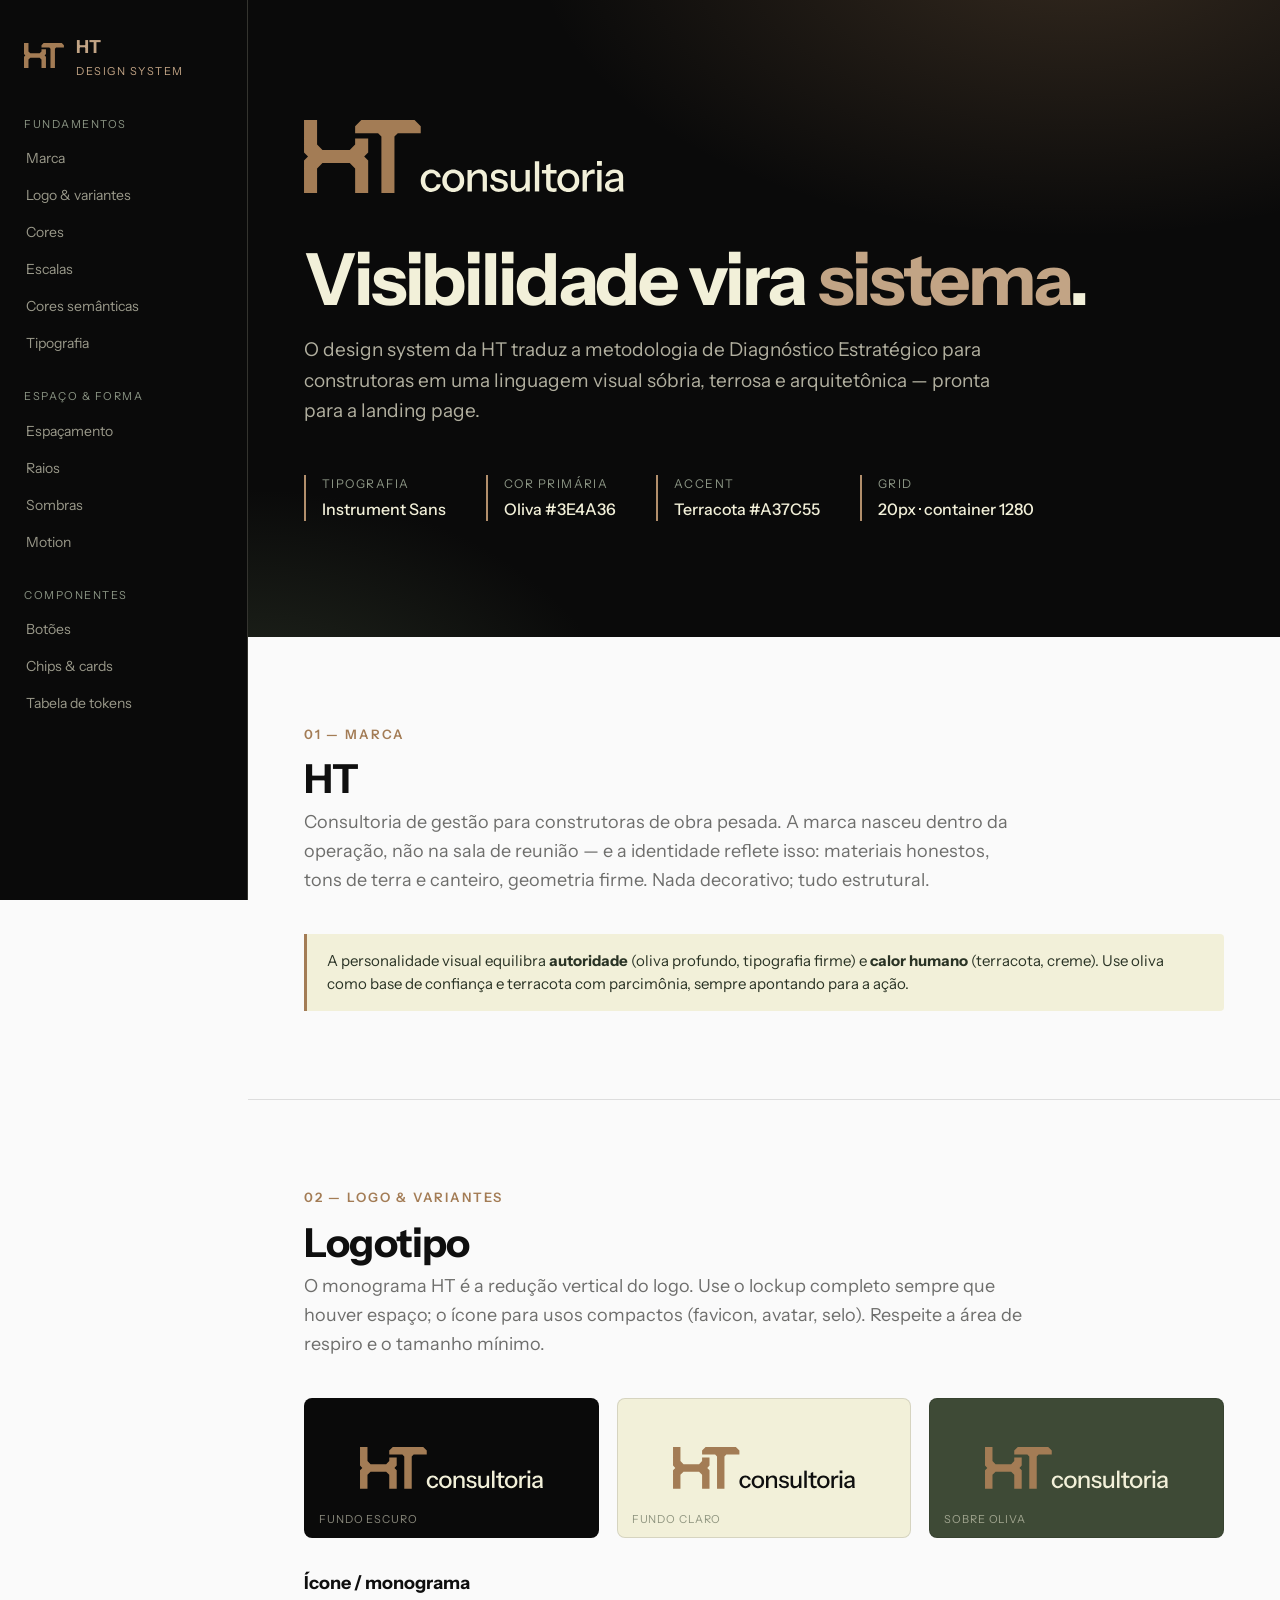
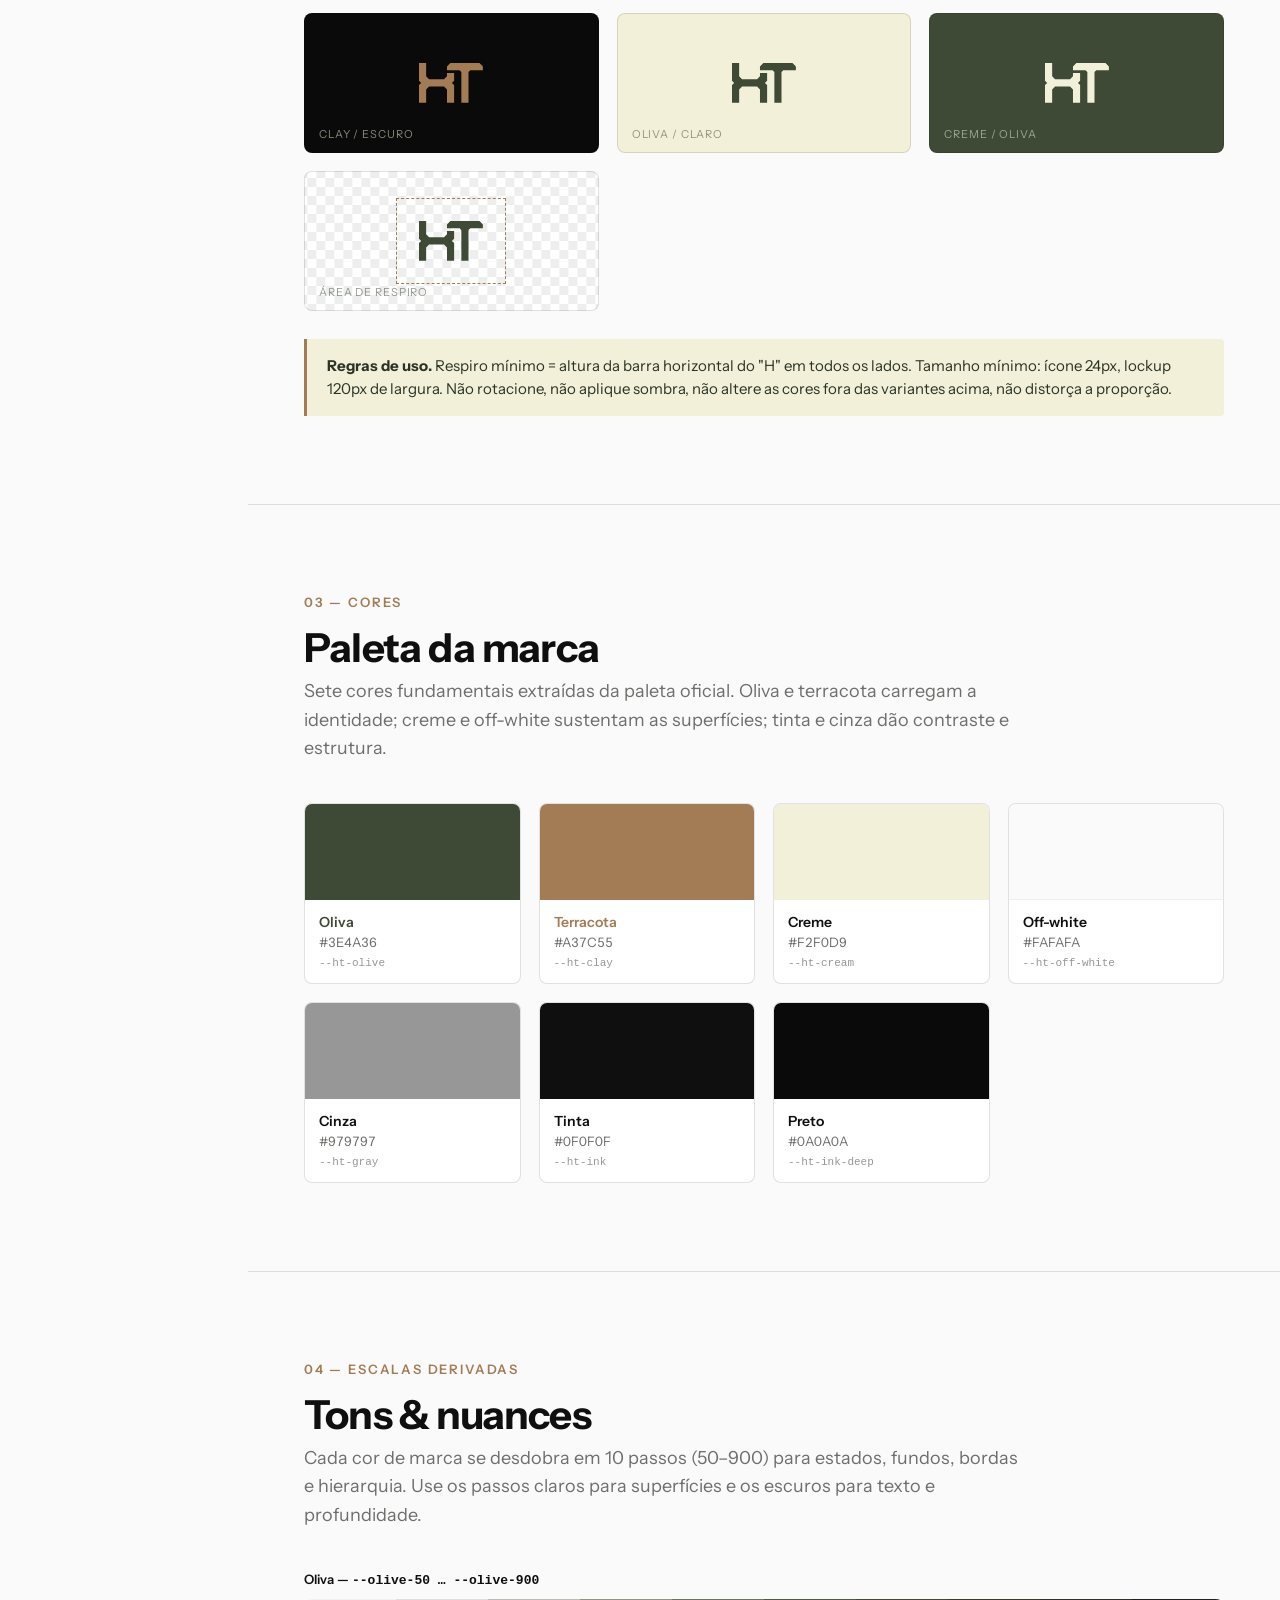
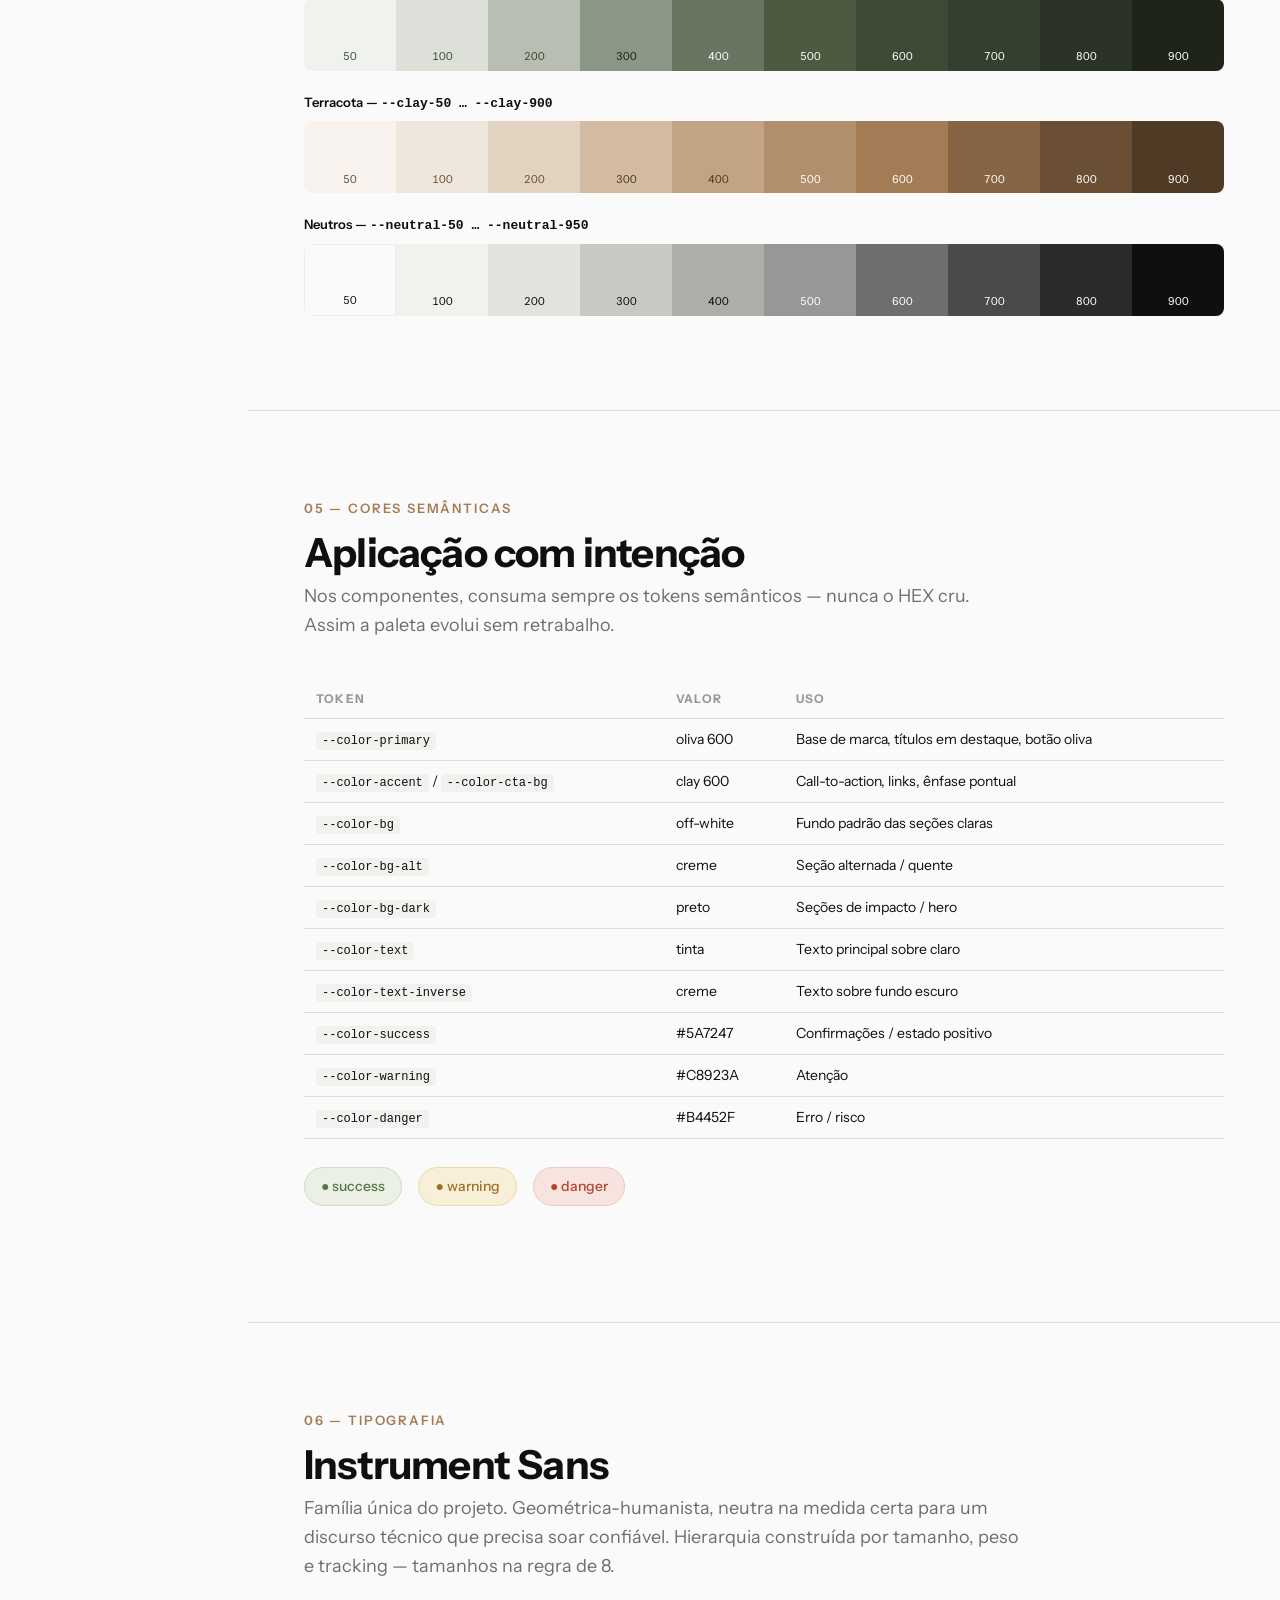
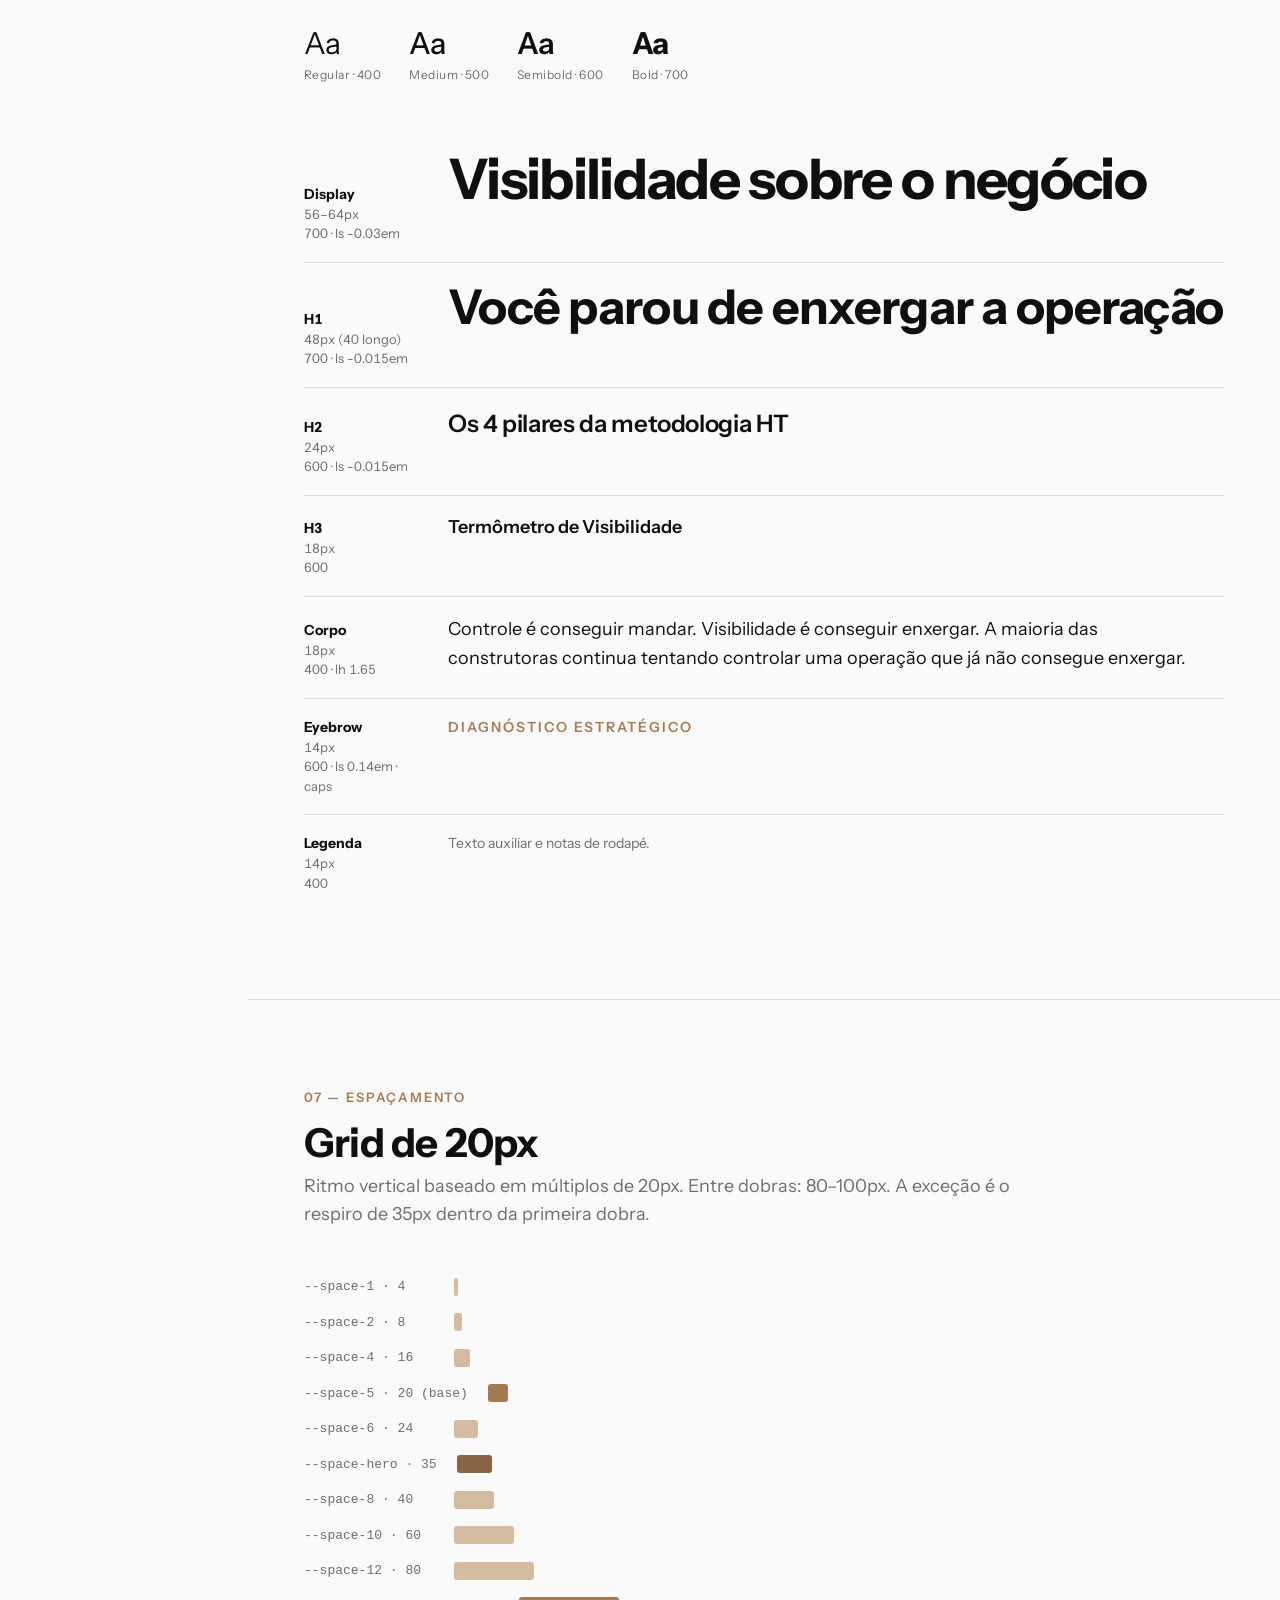
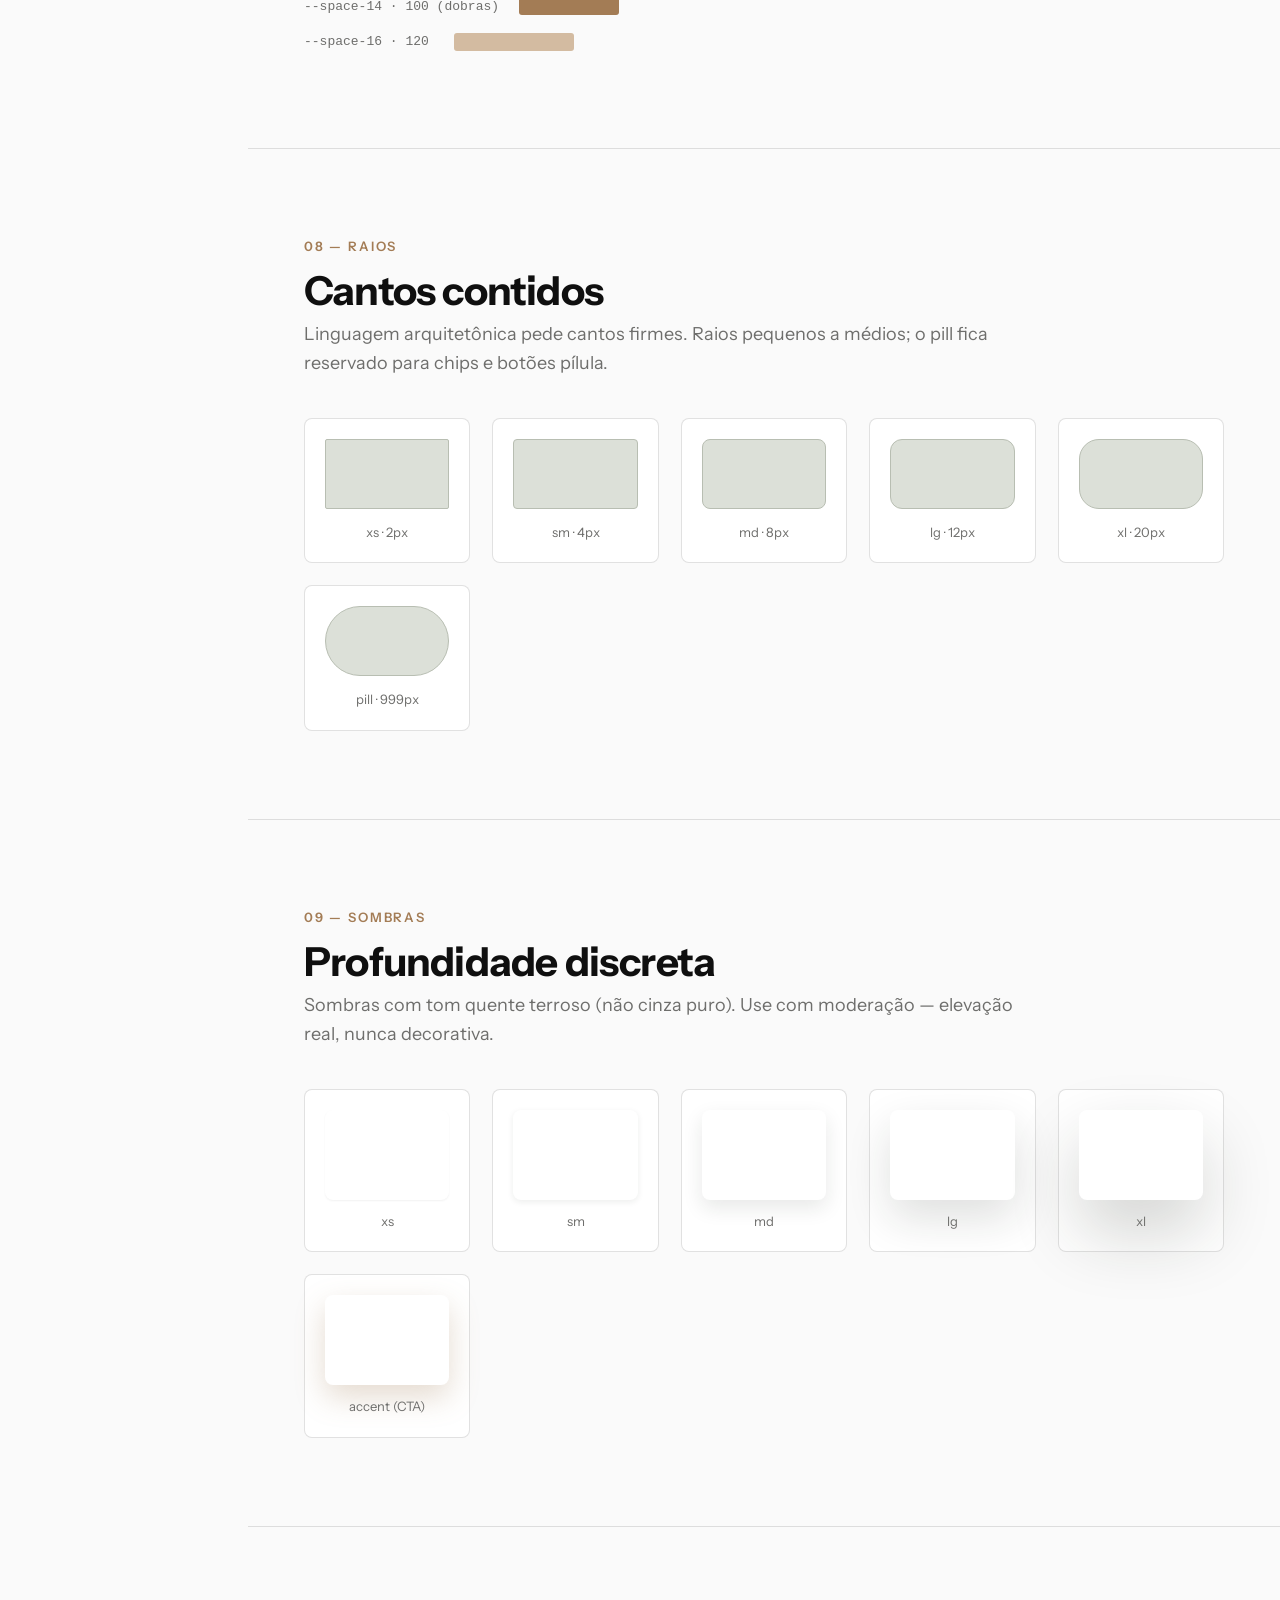
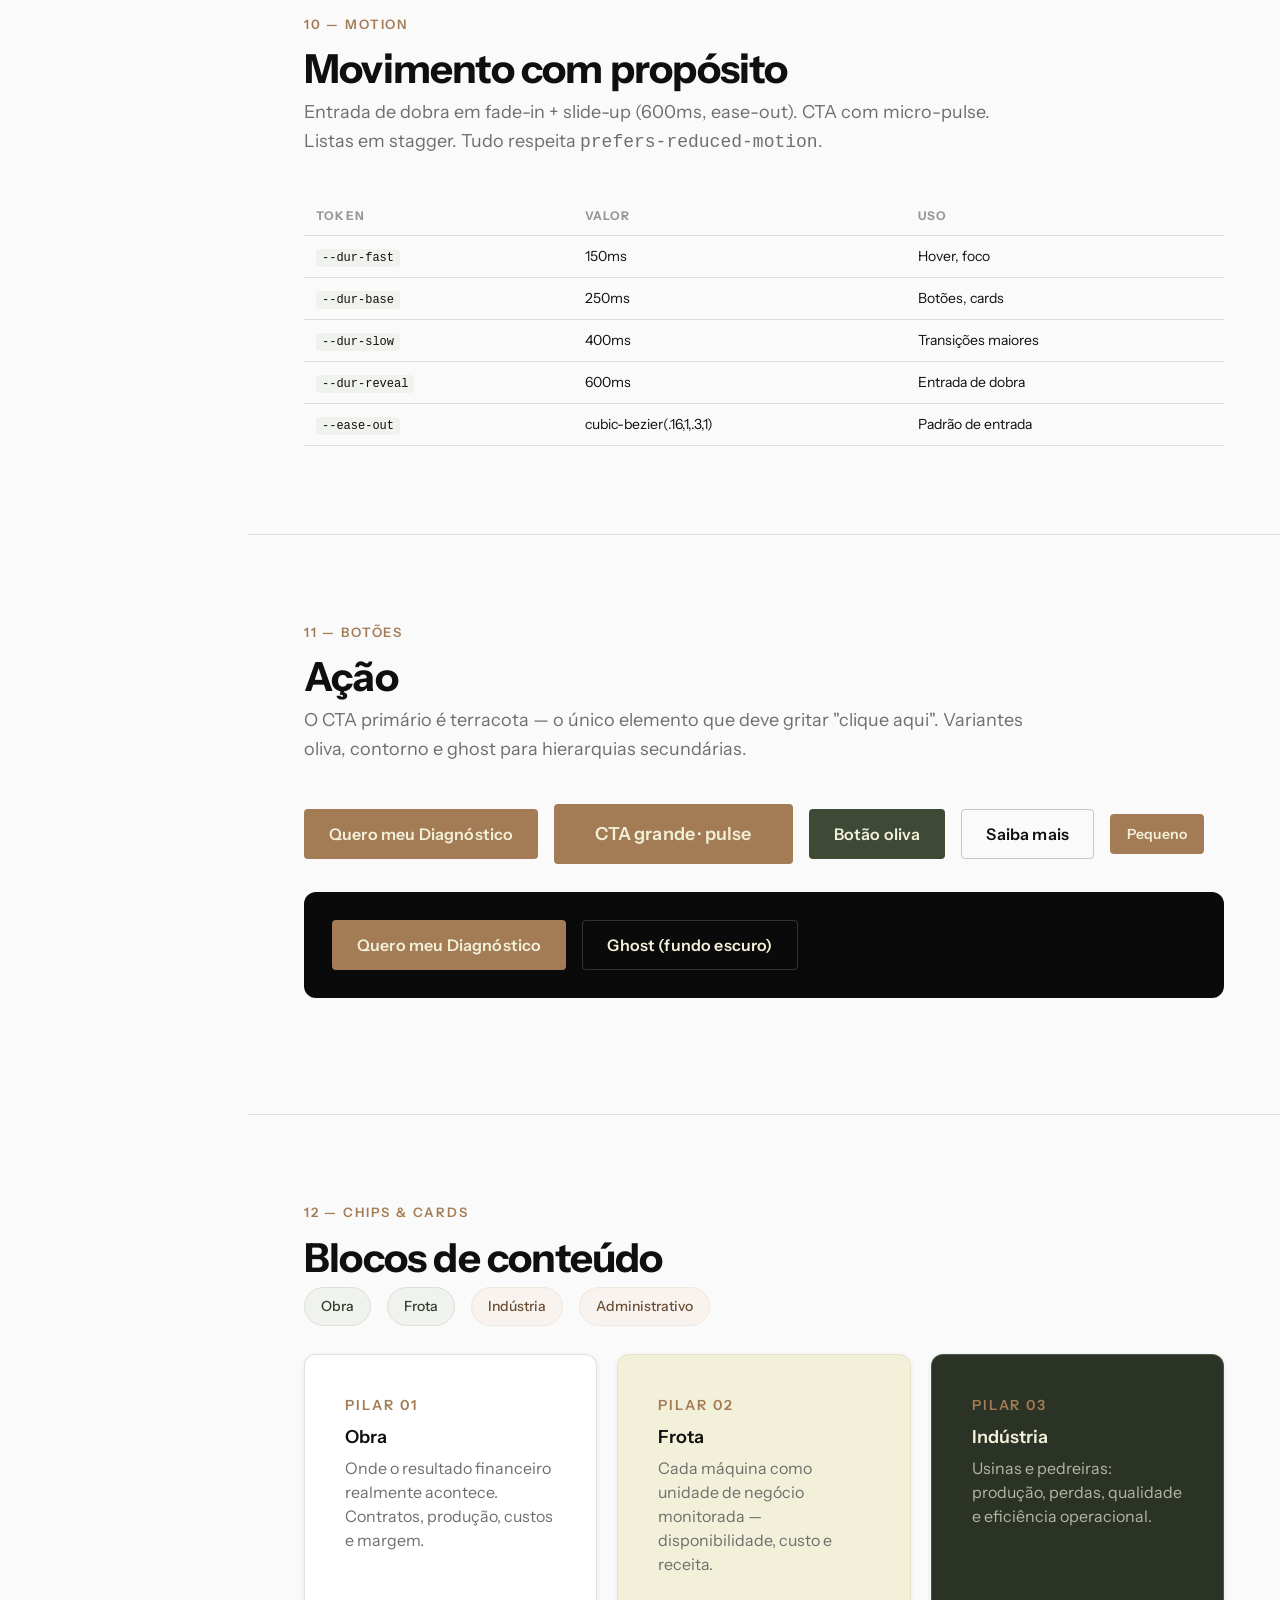
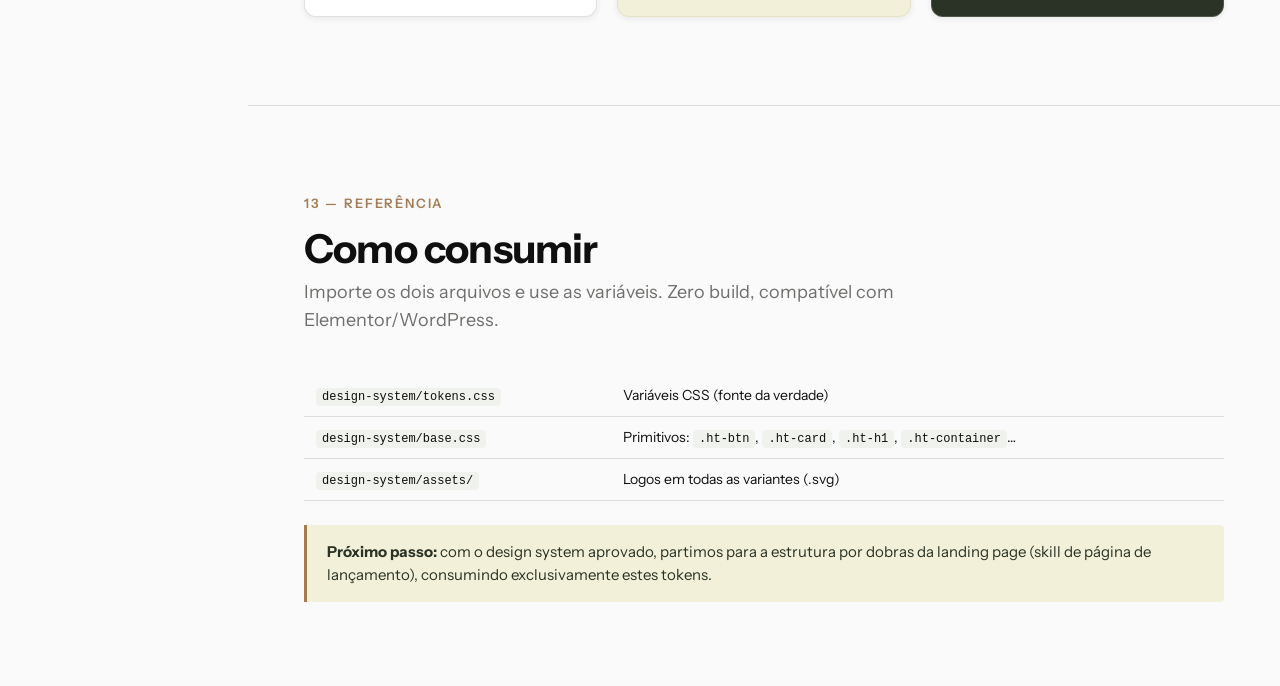
<file: design-system/styleguide.html>
<!DOCTYPE html>
<html lang="pt-BR">
<head>
<meta charset="UTF-8">
<meta name="viewport" content="width=device-width, initial-scale=1.0">
<title>HT · Design System</title>
<link rel="preconnect" href="https://fonts.googleapis.com">
<link rel="preconnect" href="https://fonts.gstatic.com" crossorigin>
<link href="https://fonts.googleapis.com/css2?family=Instrument+Sans:ital,wght@0,400;0,500;0,600;0,700;1,400;1,500&display=swap" rel="stylesheet">
<link rel="stylesheet" href="tokens.css">
<link rel="stylesheet" href="base.css">
<style>
  /* ---- Página do style guide (escopo local, não faz parte do DS) ---- */
  * { box-sizing: border-box; }
  html { scroll-behavior: smooth; }
  body {
    margin: 0;
    font-family: var(--font-sans);
    background: var(--color-bg);
    color: var(--color-text);
    line-height: var(--lh-normal);
    -webkit-font-smoothing: antialiased;
  }
  a { color: inherit; }

  /* Layout shell com sidebar */
  .shell { display: grid; grid-template-columns: 248px 1fr; min-height: 100vh; }
  .nav {
    position: sticky; top: 0; align-self: start; height: 100vh;
    background: var(--neutral-950); color: var(--cream-base);
    padding: 32px 24px; overflow-y: auto;
    border-right: 1px solid var(--color-border-inverse);
  }
  .nav__brand { display: flex; align-items: center; gap: 12px; margin-bottom: 36px; }
  .nav__brand svg { width: 40px; height: auto; }
  .nav__brand b { font-weight: 700; letter-spacing: -0.02em; font-size: 18px; }
  .nav__brand span { display:block; font-size: 11px; letter-spacing: .14em; text-transform: uppercase; color: var(--clay-400); margin-top:2px;}
  .nav a {
    display: block; text-decoration: none; color: rgba(242,240,217,.62);
    font-size: 14px; padding: 8px 0; transition: color .2s var(--ease-out), padding-left .2s var(--ease-out);
    border-left: 2px solid transparent; padding-left: 12px; margin-left: -12px;
  }
  .nav a:hover { color: var(--cream-base); padding-left: 18px; border-left-color: var(--clay-500); }
  .nav__group { font-size: 11px; text-transform: uppercase; letter-spacing: .14em; color: var(--olive-300); margin: 26px 0 8px; }

  main { padding: 0; }
  .wrap { max-width: 1080px; margin: 0 auto; padding: 0 56px; }
  section { padding: 88px 0; border-bottom: 1px solid var(--color-border); }
  section:last-child { border-bottom: 0; }

  .kicker { font-size: 13px; letter-spacing: .14em; text-transform: uppercase; color: var(--clay-600); font-weight: 600; margin: 0 0 14px; }
  h2.title { font-size: 40px; font-weight: 700; letter-spacing: -0.02em; margin: 0 0 8px; line-height: 1.05; }
  .lead { font-size: 18px; color: var(--color-text-muted); max-width: 60ch; margin: 0 0 40px; line-height: 1.6; }

  /* HERO */
  .hero {
    background: var(--neutral-950);
    color: var(--cream-base);
    padding: 120px 56px 100px;
    position: relative; overflow: hidden;
  }
  .hero::before {
    content:""; position:absolute; inset:0;
    background:
      radial-gradient(900px 500px at 80% -10%, rgba(163,124,85,.28), transparent 60%),
      radial-gradient(700px 500px at 0% 120%, rgba(62,74,54,.55), transparent 55%);
    pointer-events:none;
  }
  .hero__inner { max-width: 1080px; margin: 0 auto; position: relative; }
  .hero__logo { width: 320px; max-width: 70%; height: auto; margin-bottom: 44px; }
  .hero h1 { font-size: clamp(40px, 6vw, 72px); font-weight: 700; letter-spacing: -0.03em; line-height: 1.0; margin: 0 0 20px; }
  .hero h1 em { font-style: normal; font-weight: 700; color: var(--clay-400); }
  .hero p { font-size: 19px; max-width: 56ch; color: rgba(242,240,217,.72); line-height: 1.6; margin: 0; }
  .hero__meta { display: flex; gap: 40px; margin-top: 48px; flex-wrap: wrap; }
  .hero__meta div { border-left: 2px solid var(--clay-500); padding-left: 16px; }
  .hero__meta dt { font-size: 12px; letter-spacing:.12em; text-transform: uppercase; color: var(--olive-300); margin-bottom:4px;}
  .hero__meta dd { margin: 0; font-size: 16px; font-weight: 500; }

  /* COLOR */
  .swatch-grid { display: grid; grid-template-columns: repeat(auto-fill, minmax(190px,1fr)); gap: 18px; }
  .swatch { border-radius: var(--radius-md); overflow: hidden; border: 1px solid var(--color-border); background: var(--color-surface); }
  .swatch__chip { height: 96px; }
  .swatch__body { padding: 12px 14px; }
  .swatch__name { font-weight: 600; font-size: 14px; }
  .swatch__hex { font-size: 13px; color: var(--color-text-muted); font-variant-numeric: tabular-nums; text-transform: uppercase; }
  .swatch__var { font-size: 11px; color: var(--color-text-subtle); margin-top: 2px; font-family: ui-monospace, monospace; }

  .scale-row { display: grid; grid-template-columns: repeat(10, 1fr); border-radius: var(--radius-md); overflow: hidden; margin-bottom: 6px; }
  .scale-cell { height: 72px; display: flex; align-items: flex-end; justify-content: center; padding-bottom: 6px; font-size: 11px; font-variant-numeric: tabular-nums; }
  .scale-label { font-size: 13px; font-weight: 600; margin: 22px 0 8px; }

  /* TYPE */
  .type-row { display: grid; grid-template-columns: 120px 1fr; gap: 24px; align-items: baseline; padding: 18px 0; border-top: 1px solid var(--color-border); }
  .type-row:first-of-type { border-top: 0; }
  .type-spec { font-size: 13px; color: var(--color-text-muted); font-variant-numeric: tabular-nums; }
  .type-spec b { display:block; color: var(--color-text); font-size: 14px; }
  .weights { display:flex; gap: 28px; flex-wrap: wrap; margin-top: 12px;}
  .weights div { font-size: 30px; letter-spacing: -0.01em; }
  .weights small { display:block; font-size: 12px; color: var(--color-text-muted); font-weight: 400; letter-spacing: .04em; }

  /* SPACING */
  .space-row { display:flex; align-items:center; gap: 20px; padding: 8px 0; }
  .space-bar { background: var(--clay-300); height: 18px; border-radius: 3px; }
  .space-row code { font-size: 13px; color: var(--color-text-muted); min-width: 130px; font-family: ui-monospace, monospace; }

  /* RADII / SHADOW */
  .tile-grid { display:grid; grid-template-columns: repeat(auto-fill, minmax(150px,1fr)); gap: 22px; }
  .tile { background: var(--color-surface); border:1px solid var(--color-border); padding: 20px; border-radius: var(--radius-md); text-align:center; font-size: 13px; color: var(--color-text-muted);}
  .tile .box { height: 70px; background: var(--olive-100); border:1px solid var(--olive-200); margin-bottom: 14px; }
  .shadow-tile { background: var(--color-surface); height: 90px; border-radius: var(--radius-md); margin-bottom: 12px; }

  /* COMPONENTS */
  .demo { display:flex; gap: 16px; flex-wrap: wrap; align-items: center; margin-bottom: 28px; }
  .demo-dark { background: var(--neutral-950); padding: 28px; border-radius: var(--radius-lg); }
  .card-grid { display:grid; grid-template-columns: repeat(auto-fill, minmax(240px,1fr)); gap: 20px; }
  .logo-board { display:grid; grid-template-columns: repeat(auto-fill, minmax(240px,1fr)); gap: 18px; }
  .logo-cell { border-radius: var(--radius-md); padding: 32px; display:flex; align-items:center; justify-content:center; min-height: 140px; border: 1px solid var(--color-border); position: relative; }
  .logo-cell svg, .logo-cell img { max-width: 80%; height: auto; }
  .logo-cell span { position:absolute; bottom:10px; left:14px; font-size:11px; letter-spacing:.08em; text-transform:uppercase; opacity:.55;}
  .on-dark { background: var(--neutral-950); }
  .on-olive { background: var(--olive-600); }
  .on-cream { background: var(--cream-base); }
  .on-white { background: #fff; }
  .clearspace { background: repeating-conic-gradient(#eee 0% 25%, #fff 0% 50%) 50% / 18px 18px; }

  table.tok { width:100%; border-collapse: collapse; font-size: 14px; }
  table.tok th, table.tok td { text-align:left; padding: 10px 12px; border-bottom: 1px solid var(--color-border); }
  table.tok th { font-size: 12px; text-transform: uppercase; letter-spacing: .1em; color: var(--color-text-subtle); }
  table.tok code { font-family: ui-monospace, monospace; font-size: 12px; background: var(--olive-50); padding: 2px 6px; border-radius: 4px; }

  .note { background: var(--cream-base); border-left: 3px solid var(--clay-600); padding: 16px 20px; border-radius: 0 var(--radius-sm) var(--radius-sm) 0; font-size: 15px; color: var(--olive-800); }

  @media (max-width: 900px) {
    .shell { grid-template-columns: 1fr; }
    .nav { display:none; }
    .wrap { padding: 0 24px; }
    .hero { padding: 72px 24px; }
    .scale-row { grid-template-columns: repeat(5, 1fr); }
  }
</style>
</head>
<body>
<div class="shell">
  <!-- ============ NAV ============ -->
  <aside class="nav">
    <div class="nav__brand">
      <svg viewBox="0 0 220 138" fill="none" xmlns="http://www.w3.org/2000/svg" aria-hidden="true">
        <path d="M96.1629 46.1086L86.0199 56.3525H34.6953L24.5522 46.1086V0H0V61.1564L7.50933 68.7241L0 76.27V137.426H24.5522V91.3178L34.6953 81.0958H86.0199L96.1629 91.3178V137.426H120.715V76.27L113.206 68.7241L120.715 61.1564L120.715 34.8147H96.1629L96.1629 46.1086Z" fill="#A37C55"/>
        <path d="M219.599 24.7433V11.7355L207.954 0H107.808L96.1629 11.7355V24.7433H139.325L145.594 31.0608V137.426H170.146V31.0608L176.436 24.7433H219.599Z" fill="#A37C55"/>
      </svg>
      <span><b>HT</b><span>Design System</span></span>
    </div>
    <div class="nav__group">Fundamentos</div>
    <a href="#marca">Marca</a>
    <a href="#logo">Logo &amp; variantes</a>
    <a href="#cores">Cores</a>
    <a href="#escalas">Escalas</a>
    <a href="#semantica">Cores semânticas</a>
    <a href="#tipografia">Tipografia</a>
    <div class="nav__group">Espaço &amp; forma</div>
    <a href="#espacamento">Espaçamento</a>
    <a href="#raios">Raios</a>
    <a href="#sombras">Sombras</a>
    <a href="#motion">Motion</a>
    <div class="nav__group">Componentes</div>
    <a href="#botoes">Botões</a>
    <a href="#chips">Chips &amp; cards</a>
    <a href="#tokens">Tabela de tokens</a>
  </aside>

  <main>
    <!-- ============ HERO ============ -->
    <header class="hero">
      <div class="hero__inner">
        <svg class="hero__logo" viewBox="0 0 602 138" fill="none" xmlns="http://www.w3.org/2000/svg" aria-label="HT">
          <path d="M239.522 135.25C235.613 135.25 232.289 134.46 229.167 132.497C226.248 130.535 223.888 128.19 222.137 125.055C220.563 121.92 219.599 118.403 219.599 114.477C219.599 110.17 220.563 106.627 222.137 103.492C223.888 100.357 226.248 98.0121 229.167 96.0495C232.289 94.4692 235.614 93.2967 239.319 93.2967C242.644 93.2967 245.359 94.0869 247.897 95.2593C250.435 96.4318 252.593 98.012 254.141 100.357C255.715 102.32 256.882 105.072 257.263 107.799H249.649C249.065 105.455 247.897 103.874 246.146 102.32C244.395 100.739 242.238 100.357 239.522 100.357C237.187 100.357 235.233 100.739 233.482 101.937C231.73 103.11 230.36 104.69 229.573 106.653C228.609 108.997 227.999 111.368 227.999 114.503C227.999 117.256 228.583 119.6 229.573 121.945C230.36 123.908 231.73 125.463 233.482 126.661C235.233 127.833 237.187 128.623 239.522 128.623C242.263 128.623 244.395 127.833 246.146 126.661C247.897 125.08 249.065 123.143 249.649 120.773H257.263C256.882 123.908 255.689 126.253 254.141 128.623C252.39 130.586 250.435 132.141 247.897 133.339C245.359 134.511 242.441 135.301 239.497 135.301L239.522 135.25Z" fill="#F2F0D9"/>
          <path d="M280.892 135.25C276.78 135.25 273.075 134.46 270.156 132.497C267.034 130.535 264.496 128.19 262.923 125.055C261.171 121.92 260.181 118.403 260.181 114.07C260.181 110.144 261.146 106.627 262.923 103.492C264.674 100.357 267.034 98.0121 270.156 96.0495C273.075 94.4692 276.78 93.2967 280.892 93.2967C285.003 93.2967 288.506 94.4692 291.627 96.0495C294.749 98.0121 297.084 100.357 298.861 103.492C300.637 106.627 301.399 110.144 301.399 114.07C301.399 118.377 300.612 121.92 298.861 125.055C297.11 128.19 294.749 130.535 291.627 132.497C288.506 134.46 285.003 135.25 280.892 135.25ZM280.892 128.598C283.227 128.598 285.384 127.808 287.135 126.635C289.089 125.463 290.46 123.882 291.424 121.538C292.592 119.575 292.998 116.822 292.998 114.095C292.998 109.788 292.034 106.245 289.673 103.9C287.338 101.555 284.394 100.382 280.892 100.382C277.186 100.382 274.267 101.555 272.11 103.9C269.775 106.653 268.608 109.788 268.608 114.095C268.608 116.848 269.191 119.575 270.181 121.538C271.146 123.882 272.719 125.463 274.47 126.635C276.425 127.808 278.582 128.598 280.917 128.598H280.892Z" fill="#F2F0D9"/>
          <path d="M307.642 94.0869H315.459V103.9H315.84V134.486H307.642V94.0869ZM336.144 134.46V108.59C336.144 105.837 335.357 103.874 333.987 102.32C332.616 101.147 330.662 100.357 327.946 100.357C325.611 100.357 323.454 100.739 321.703 101.937C319.952 103.11 318.378 104.282 317.414 106.245C316.449 108.207 315.84 110.17 315.84 112.897L314.876 103.084C316.246 100.331 318.2 97.6042 320.916 96.024C323.657 94.4437 326.779 93.2713 330.484 93.2713C334.774 93.2713 338.098 94.4437 340.636 97.1964C342.971 99.5413 344.139 102.676 344.139 106.602V134.435H336.144V134.46Z" fill="#F2F0D9"/>
          <path d="M367.565 135.25C362.489 135.25 358.2 134.078 355.078 131.733C352.159 129.388 350.382 126.253 349.799 121.92H357.413C357.793 124.265 358.783 126.227 360.535 127.4C362.286 128.572 364.824 129.362 367.768 129.362C370.509 129.362 372.463 128.572 374.011 127.782C375.382 126.61 375.966 125.437 375.966 123.857C375.966 122.277 375.585 121.512 374.798 120.34C374.011 119.55 372.463 118.759 370.103 118.377L363.656 116.797C359.545 116.007 356.626 114.452 354.672 112.489C352.717 110.527 351.753 108.182 351.753 105.047C351.753 101.529 353.124 98.7767 355.662 96.4318C358.403 94.4692 362.108 93.2967 366.778 93.2967C371.448 93.2967 375.179 94.4692 378.098 96.4318C381.016 98.7767 382.59 101.529 382.971 105.455H375.356C375.153 103.492 374.189 101.937 372.615 101.147C371.245 99.9746 369.113 99.5668 366.575 99.5668C364.24 99.5668 362.286 99.9492 361.118 100.739C359.748 101.529 359.164 102.702 359.164 104.257C359.164 105.811 359.545 106.602 360.535 107.392C361.499 108.564 363.276 108.972 365.407 109.737L372.032 111.317C375.737 112.107 378.656 113.662 380.61 116.032C382.564 117.995 383.529 120.747 383.529 123.475C383.529 127.4 382.158 130.127 379.417 132.09C376.499 134.052 372.59 135.225 367.514 135.225L367.565 135.25Z" fill="#F2F0D9"/>
          <path d="M402.513 135.25C399.772 135.25 397.437 134.868 395.483 133.67C393.326 132.497 391.777 130.917 390.788 128.955C389.62 126.992 389.036 124.647 389.036 121.894V94.0614H397.234V119.932C397.234 123.067 397.818 125.029 399.188 126.202C400.559 127.782 402.513 128.547 405.051 128.547C407.386 128.547 409.34 127.757 411.092 126.584C412.843 125.794 414.213 124.239 415.203 122.277C416.168 120.696 416.777 118.352 416.777 116.007L417.741 125.412C416.371 128.547 414.416 130.892 411.701 132.472C409.163 134.435 406.041 135.225 402.539 135.225L402.513 135.25ZM417.158 134.46V125.055H416.777V94.0869H424.772V134.46H417.158Z" fill="#F2F0D9"/>
          <path d="M434.315 134.46V77.6216H442.512V134.46H434.315Z" fill="#F2F0D9"/>
          <path d="M447.588 100.739V94.0869H475.1V100.739H447.588ZM469.263 135.25C464.568 135.25 461.065 134.078 458.908 132.115C456.751 129.77 455.583 126.635 455.583 122.302V85.0641L463.781 81.929V122.302C463.781 124.647 464.365 126.227 465.354 127.018C466.522 128.19 468.273 128.598 470.811 128.598C471.776 128.598 472.562 128.598 473.349 128.215C473.933 128.215 474.72 127.833 475.1 127.833V134.486C474.517 134.486 473.73 134.868 472.765 134.868C471.598 135.25 470.43 135.25 469.263 135.25Z" fill="#F2F0D9"/>
          <path d="M497.384 135.25C493.273 135.25 489.567 134.46 486.648 132.497C483.527 130.535 480.989 128.19 479.415 125.055C477.664 121.92 476.674 118.403 476.674 114.07C476.674 110.144 477.638 106.627 479.415 103.492C481.166 100.357 483.527 98.0121 486.648 96.0495C489.567 94.4692 493.273 93.2967 497.384 93.2967C501.496 93.2967 504.998 94.4692 508.12 96.0495C511.242 98.0121 513.577 100.357 515.353 103.492C517.104 106.627 517.891 110.144 517.891 114.07C517.891 118.377 517.104 121.92 515.353 125.055C513.602 128.19 511.242 130.535 508.12 132.497C504.998 134.46 501.496 135.25 497.384 135.25ZM497.384 128.598C499.719 128.598 501.876 127.808 503.628 126.635C505.582 125.463 506.952 123.882 507.917 121.538C509.084 119.575 509.49 116.822 509.49 114.095C509.49 109.788 508.526 106.245 506.166 103.9C503.831 101.555 500.887 100.382 497.384 100.382C493.679 100.382 490.76 101.555 488.603 103.9C486.268 106.653 485.1 109.788 485.1 114.095C485.1 116.848 485.684 119.575 486.674 121.538C487.638 123.882 489.212 125.463 490.963 126.635C492.917 127.808 495.075 128.598 497.41 128.598H497.384Z" fill="#F2F0D9"/>
          <path d="M524.109 134.46V94.0869H531.926V104.282H532.307V134.46H524.109ZM532.307 113.305L531.343 103.9C532.307 100.382 533.881 98.0121 536.216 96.0495C538.551 94.4692 541.292 93.2967 544.414 93.2967C545.581 93.2967 546.571 93.6791 546.952 93.6791V101.529C546.749 101.529 546.368 101.147 545.784 101.147H544.21C540.099 101.147 537.18 102.32 535.226 104.282C533.272 106.245 532.307 109.38 532.307 113.305Z" fill="#F2F0D9"/>
          <path d="M551.241 86.2365V77.2137H560.403V86.2365H551.241ZM551.647 134.46V94.0869H559.845V134.46H551.647Z" fill="#F2F0D9"/>
          <path d="M579.743 135.25C575.631 135.25 572.332 134.078 569.971 132.115C567.433 130.153 566.266 127.4 566.266 123.882C566.266 120.365 567.636 117.612 570.174 115.65C572.712 113.305 576.418 112.132 581.113 111.342L594.387 108.997V114.885L582.281 116.848C579.743 117.23 577.585 118.02 576.418 118.81C575.047 119.983 574.26 121.563 574.26 123.118C574.26 125.08 574.844 126.635 576.215 127.425C577.382 128.215 579.134 129.006 581.494 129.006C584.616 129.006 587.357 128.215 589.311 126.661C591.468 125.08 592.433 123.143 592.433 120.773L593.397 126.661C592.61 129.413 590.859 131.376 588.524 132.931C585.986 134.511 583.067 135.276 579.743 135.276V135.25ZM593.397 134.46C593.194 133.288 593.016 132.497 593.016 131.325C592.813 129.745 592.813 128.572 592.813 126.61H592.433V107.392C592.433 105.047 591.849 103.084 590.478 101.912C589.311 100.331 587.154 99.9491 584.438 99.9491C581.9 99.9491 579.743 100.331 577.991 101.529C576.418 102.32 575.453 103.874 575.25 105.837H567.433C567.814 102.32 569.591 99.1845 572.509 96.8141C575.631 94.4692 579.743 93.2967 584.819 93.2967C589.895 93.2967 593.981 94.877 596.519 97.2219C599.26 99.5668 600.427 103.11 600.427 107.799V126.61C600.427 127.782 600.63 129.362 600.63 130.535C600.833 131.707 601.214 132.88 601.417 134.46H593.397Z" fill="#F2F0D9"/>
          <path d="M96.1629 46.1086L86.0199 56.3525H34.6953L24.5522 46.1086V0H0V61.1564L7.50933 68.7241L0 76.27V137.426H24.5522V91.3178L34.6953 81.0958H86.0199L96.1629 91.3178V137.426H120.715V76.27L113.206 68.7241L120.715 61.1564L120.715 34.8147H96.1629L96.1629 46.1086Z" fill="#A37C55"/>
          <path d="M219.599 24.7433V11.7355L207.954 0H107.808L96.1629 11.7355V24.7433H139.325L145.594 31.0608V137.426H170.146V31.0608L176.436 24.7433H219.599Z" fill="#A37C55"/>
        </svg>
        <h1>Visibilidade vira <em>sistema</em>.</h1>
        <p>O design system da HT traduz a metodologia de Diagnóstico Estratégico para construtoras em uma linguagem visual sóbria, terrosa e arquitetônica — pronta para a landing page.</p>
        <dl class="hero__meta">
          <div><dt>Tipografia</dt><dd>Instrument Sans</dd></div>
          <div><dt>Cor primária</dt><dd>Oliva #3E4A36</dd></div>
          <div><dt>Accent</dt><dd>Terracota #A37C55</dd></div>
          <div><dt>Grid</dt><dd>20px · container 1280</dd></div>
        </dl>
      </div>
    </header>

    <!-- ============ MARCA ============ -->
    <section id="marca"><div class="wrap">
      <p class="kicker">01 — Marca</p>
      <h2 class="title">HT</h2>
      <p class="lead">Consultoria de gestão para construtoras de obra pesada. A marca nasceu dentro da operação, não na sala de reunião — e a identidade reflete isso: materiais honestos, tons de terra e canteiro, geometria firme. Nada decorativo; tudo estrutural.</p>
      <div class="note">A personalidade visual equilibra <b>autoridade</b> (oliva profundo, tipografia firme) e <b>calor humano</b> (terracota, creme). Use oliva como base de confiança e terracota com parcimônia, sempre apontando para a ação.</div>
    </div></section>

    <!-- ============ LOGO ============ -->
    <section id="logo"><div class="wrap">
      <p class="kicker">02 — Logo &amp; variantes</p>
      <h2 class="title">Logotipo</h2>
      <p class="lead">O monograma HT é a redução vertical do logo. Use o lockup completo sempre que houver espaço; o ícone para usos compactos (favicon, avatar, selo). Respeite a área de respiro e o tamanho mínimo.</p>

      <div class="logo-board" style="margin-bottom:32px">
        <div class="logo-cell on-dark"><img src="assets/ht-logo-dark-bg.svg" alt="Logo HT para fundo escuro"><span style="color:#F2F0D9">fundo escuro</span></div>
        <div class="logo-cell on-cream"><img src="assets/ht-logo-light-bg.svg" alt="Logo HT para fundo claro"><span style="color:#3E4A36">fundo claro</span></div>
        <div class="logo-cell on-olive"><img src="assets/ht-logo-dark-bg.svg" alt="Logo HT sobre oliva"><span style="color:#F2F0D9">sobre oliva</span></div>
      </div>

      <h3 style="font-size:18px;margin:0 0 16px">Ícone / monograma</h3>
      <div class="logo-board">
        <div class="logo-cell on-dark"><img src="assets/ht-icon-clay.svg" style="max-width:64px" alt="Ícone terracota"><span style="color:#F2F0D9">clay / escuro</span></div>
        <div class="logo-cell on-cream"><img src="assets/ht-icon-olive.svg" style="max-width:64px" alt="Ícone oliva"><span style="color:#3E4A36">oliva / claro</span></div>
        <div class="logo-cell on-olive"><img src="assets/ht-icon-cream.svg" style="max-width:64px" alt="Ícone creme"><span style="color:#F2F0D9">creme / oliva</span></div>
        <div class="logo-cell clearspace"><img src="assets/ht-icon-olive.svg" style="max-width:64px;outline:1px dashed #A37C55;outline-offset:22px" alt="Área de respiro"><span style="color:#3E4A36">área de respiro</span></div>
      </div>
      <div class="note" style="margin-top:28px">
        <b>Regras de uso.</b> Respiro mínimo = altura da barra horizontal do "H" em todos os lados. Tamanho mínimo: ícone 24px, lockup 120px de largura. Não rotacione, não aplique sombra, não altere as cores fora das variantes acima, não distorça a proporção.
      </div>
    </div></section>

    <!-- ============ CORES ============ -->
    <section id="cores"><div class="wrap">
      <p class="kicker">03 — Cores</p>
      <h2 class="title">Paleta da marca</h2>
      <p class="lead">Sete cores fundamentais extraídas da paleta oficial. Oliva e terracota carregam a identidade; creme e off-white sustentam as superfícies; tinta e cinza dão contraste e estrutura.</p>
      <div class="swatch-grid">
        <div class="swatch"><div class="swatch__chip" style="background:#3E4A36"></div><div class="swatch__body"><div class="swatch__name" style="color:#3E4A36">Oliva</div><div class="swatch__hex">#3E4A36</div><div class="swatch__var">--ht-olive</div></div></div>
        <div class="swatch"><div class="swatch__chip" style="background:#A37C55"></div><div class="swatch__body"><div class="swatch__name" style="color:#A37C55">Terracota</div><div class="swatch__hex">#A37C55</div><div class="swatch__var">--ht-clay</div></div></div>
        <div class="swatch"><div class="swatch__chip" style="background:#F2F0D9"></div><div class="swatch__body"><div class="swatch__name">Creme</div><div class="swatch__hex">#F2F0D9</div><div class="swatch__var">--ht-cream</div></div></div>
        <div class="swatch"><div class="swatch__chip" style="background:#FAFAFA;border-bottom:1px solid #eee"></div><div class="swatch__body"><div class="swatch__name">Off-white</div><div class="swatch__hex">#FAFAFA</div><div class="swatch__var">--ht-off-white</div></div></div>
        <div class="swatch"><div class="swatch__chip" style="background:#979797"></div><div class="swatch__body"><div class="swatch__name">Cinza</div><div class="swatch__hex">#979797</div><div class="swatch__var">--ht-gray</div></div></div>
        <div class="swatch"><div class="swatch__chip" style="background:#0F0F0F"></div><div class="swatch__body"><div class="swatch__name">Tinta</div><div class="swatch__hex">#0F0F0F</div><div class="swatch__var">--ht-ink</div></div></div>
        <div class="swatch"><div class="swatch__chip" style="background:#0A0A0A"></div><div class="swatch__body"><div class="swatch__name">Preto</div><div class="swatch__hex">#0A0A0A</div><div class="swatch__var">--ht-ink-deep</div></div></div>
      </div>
    </div></section>

    <!-- ============ ESCALAS ============ -->
    <section id="escalas"><div class="wrap">
      <p class="kicker">04 — Escalas derivadas</p>
      <h2 class="title">Tons &amp; nuances</h2>
      <p class="lead">Cada cor de marca se desdobra em 10 passos (50–900) para estados, fundos, bordas e hierarquia. Use os passos claros para superfícies e os escuros para texto e profundidade.</p>

      <div class="scale-label">Oliva — <code>--olive-50 … --olive-900</code></div>
      <div class="scale-row">
        <div class="scale-cell" style="background:#F0F2EE;color:#3E4A36">50</div>
        <div class="scale-cell" style="background:#DCE0D8;color:#3E4A36">100</div>
        <div class="scale-cell" style="background:#B8BEB2;color:#3E4A36">200</div>
        <div class="scale-cell" style="background:#8C9685;color:#1E241A">300</div>
        <div class="scale-cell" style="background:#687560;color:#fff">400</div>
        <div class="scale-cell" style="background:#4C5A42;color:#fff">500</div>
        <div class="scale-cell" style="background:#3E4A36;color:#fff">600</div>
        <div class="scale-cell" style="background:#353F2E;color:#fff">700</div>
        <div class="scale-cell" style="background:#2A3325;color:#fff">800</div>
        <div class="scale-cell" style="background:#1E241A;color:#fff">900</div>
      </div>

      <div class="scale-label">Terracota — <code>--clay-50 … --clay-900</code></div>
      <div class="scale-row">
        <div class="scale-cell" style="background:#F8F3EE;color:#6B4F35">50</div>
        <div class="scale-cell" style="background:#F0E7DC;color:#6B4F35">100</div>
        <div class="scale-cell" style="background:#E2D2C0;color:#6B4F35">200</div>
        <div class="scale-cell" style="background:#D3BBA1;color:#4F3A26">300</div>
        <div class="scale-cell" style="background:#C2A485;color:#4F3A26">400</div>
        <div class="scale-cell" style="background:#B28F6C;color:#fff">500</div>
        <div class="scale-cell" style="background:#A37C55;color:#fff">600</div>
        <div class="scale-cell" style="background:#876544;color:#fff">700</div>
        <div class="scale-cell" style="background:#6B4F35;color:#fff">800</div>
        <div class="scale-cell" style="background:#4F3A26;color:#fff">900</div>
      </div>

      <div class="scale-label">Neutros — <code>--neutral-50 … --neutral-950</code></div>
      <div class="scale-row">
        <div class="scale-cell" style="background:#FAFAFA;color:#0F0F0F;border:1px solid #eee">50</div>
        <div class="scale-cell" style="background:#F1F1EE;color:#0F0F0F">100</div>
        <div class="scale-cell" style="background:#E2E2DE;color:#0F0F0F">200</div>
        <div class="scale-cell" style="background:#C9C9C4;color:#0F0F0F">300</div>
        <div class="scale-cell" style="background:#ADADA9;color:#0F0F0F">400</div>
        <div class="scale-cell" style="background:#979797;color:#fff">500</div>
        <div class="scale-cell" style="background:#6E6E6C;color:#fff">600</div>
        <div class="scale-cell" style="background:#4A4A48;color:#fff">700</div>
        <div class="scale-cell" style="background:#2A2A29;color:#fff">800</div>
        <div class="scale-cell" style="background:#0F0F0F;color:#fff">900</div>
      </div>
    </div></section>

    <!-- ============ SEMÂNTICA ============ -->
    <section id="semantica"><div class="wrap">
      <p class="kicker">05 — Cores semânticas</p>
      <h2 class="title">Aplicação com intenção</h2>
      <p class="lead">Nos componentes, consuma sempre os tokens semânticos — nunca o HEX cru. Assim a paleta evolui sem retrabalho.</p>
      <table class="tok">
        <thead><tr><th>Token</th><th>Valor</th><th>Uso</th></tr></thead>
        <tbody>
          <tr><td><code>--color-primary</code></td><td>oliva 600</td><td>Base de marca, títulos em destaque, botão oliva</td></tr>
          <tr><td><code>--color-accent</code> / <code>--color-cta-bg</code></td><td>clay 600</td><td>Call-to-action, links, ênfase pontual</td></tr>
          <tr><td><code>--color-bg</code></td><td>off-white</td><td>Fundo padrão das seções claras</td></tr>
          <tr><td><code>--color-bg-alt</code></td><td>creme</td><td>Seção alternada / quente</td></tr>
          <tr><td><code>--color-bg-dark</code></td><td>preto</td><td>Seções de impacto / hero</td></tr>
          <tr><td><code>--color-text</code></td><td>tinta</td><td>Texto principal sobre claro</td></tr>
          <tr><td><code>--color-text-inverse</code></td><td>creme</td><td>Texto sobre fundo escuro</td></tr>
          <tr><td><code>--color-success</code></td><td>#5A7247</td><td>Confirmações / estado positivo</td></tr>
          <tr><td><code>--color-warning</code></td><td>#C8923A</td><td>Atenção</td></tr>
          <tr><td><code>--color-danger</code></td><td>#B4452F</td><td>Erro / risco</td></tr>
        </tbody>
      </table>
      <div class="demo" style="margin-top:28px">
        <span class="ht-chip" style="background:#EAF0E4;color:#5A7247;border-color:#cdddc0">● success</span>
        <span class="ht-chip" style="background:#F8EFD8;color:#9c7126;border-color:#ecd9ad">● warning</span>
        <span class="ht-chip" style="background:#F7E4DE;color:#B4452F;border-color:#eccabf">● danger</span>
      </div>
    </div></section>

    <!-- ============ TIPOGRAFIA ============ -->
    <section id="tipografia"><div class="wrap">
      <p class="kicker">06 — Tipografia</p>
      <h2 class="title">Instrument Sans</h2>
      <p class="lead">Família única do projeto. Geométrica-humanista, neutra na medida certa para um discurso técnico que precisa soar confiável. Hierarquia construída por tamanho, peso e tracking — tamanhos na regra de 8.</p>

      <div class="weights">
        <div style="font-weight:400">Aa <small>Regular · 400</small></div>
        <div style="font-weight:500">Aa <small>Medium · 500</small></div>
        <div style="font-weight:600">Aa <small>Semibold · 600</small></div>
        <div style="font-weight:700">Aa <small>Bold · 700</small></div>
      </div>

      <div style="margin-top:48px">
        <div class="type-row"><div class="type-spec"><b>Display</b>56–64px<br>700 · ls -0.03em</div><div style="font-size:56px;font-weight:700;letter-spacing:-0.03em;line-height:1.05">Visibilidade sobre o negócio</div></div>
        <div class="type-row"><div class="type-spec"><b>H1</b>48px (40 longo)<br>700 · ls -0.015em</div><div style="font-size:48px;font-weight:700;letter-spacing:-0.015em;line-height:1.1">Você parou de enxergar a operação</div></div>
        <div class="type-row"><div class="type-spec"><b>H2</b>24px<br>600 · ls -0.015em</div><div style="font-size:24px;font-weight:600;letter-spacing:-0.015em">Os 4 pilares da metodologia HT</div></div>
        <div class="type-row"><div class="type-spec"><b>H3</b>18px<br>600</div><div style="font-size:18px;font-weight:600">Termômetro de Visibilidade</div></div>
        <div class="type-row"><div class="type-spec"><b>Corpo</b>18px<br>400 · lh 1.65</div><div style="font-size:18px;line-height:1.65;max-width:62ch">Controle é conseguir mandar. Visibilidade é conseguir enxergar. A maioria das construtoras continua tentando controlar uma operação que já não consegue enxergar.</div></div>
        <div class="type-row"><div class="type-spec"><b>Eyebrow</b>14px<br>600 · ls 0.14em · caps</div><div style="font-size:14px;font-weight:600;letter-spacing:.14em;text-transform:uppercase;color:#A37C55">Diagnóstico Estratégico</div></div>
        <div class="type-row"><div class="type-spec"><b>Legenda</b>14px<br>400</div><div style="font-size:14px;color:#6E6E6C">Texto auxiliar e notas de rodapé.</div></div>
      </div>
    </div></section>

    <!-- ============ ESPAÇAMENTO ============ -->
    <section id="espacamento"><div class="wrap">
      <p class="kicker">07 — Espaçamento</p>
      <h2 class="title">Grid de 20px</h2>
      <p class="lead">Ritmo vertical baseado em múltiplos de 20px. Entre dobras: 80–100px. A exceção é o respiro de 35px dentro da primeira dobra.</p>
      <div>
        <div class="space-row"><code>--space-1 · 4</code><div class="space-bar" style="width:4px"></div></div>
        <div class="space-row"><code>--space-2 · 8</code><div class="space-bar" style="width:8px"></div></div>
        <div class="space-row"><code>--space-4 · 16</code><div class="space-bar" style="width:16px"></div></div>
        <div class="space-row"><code>--space-5 · 20 (base)</code><div class="space-bar" style="width:20px;background:#A37C55"></div></div>
        <div class="space-row"><code>--space-6 · 24</code><div class="space-bar" style="width:24px"></div></div>
        <div class="space-row"><code>--space-hero · 35</code><div class="space-bar" style="width:35px;background:#876544"></div></div>
        <div class="space-row"><code>--space-8 · 40</code><div class="space-bar" style="width:40px"></div></div>
        <div class="space-row"><code>--space-10 · 60</code><div class="space-bar" style="width:60px"></div></div>
        <div class="space-row"><code>--space-12 · 80</code><div class="space-bar" style="width:80px"></div></div>
        <div class="space-row"><code>--space-14 · 100 (dobras)</code><div class="space-bar" style="width:100px;background:#A37C55"></div></div>
        <div class="space-row"><code>--space-16 · 120</code><div class="space-bar" style="width:120px"></div></div>
      </div>
    </div></section>

    <!-- ============ RAIOS ============ -->
    <section id="raios"><div class="wrap">
      <p class="kicker">08 — Raios</p>
      <h2 class="title">Cantos contidos</h2>
      <p class="lead">Linguagem arquitetônica pede cantos firmes. Raios pequenos a médios; o pill fica reservado para chips e botões pílula.</p>
      <div class="tile-grid">
        <div class="tile"><div class="box" style="border-radius:2px"></div>xs · 2px</div>
        <div class="tile"><div class="box" style="border-radius:4px"></div>sm · 4px</div>
        <div class="tile"><div class="box" style="border-radius:8px"></div>md · 8px</div>
        <div class="tile"><div class="box" style="border-radius:12px"></div>lg · 12px</div>
        <div class="tile"><div class="box" style="border-radius:20px"></div>xl · 20px</div>
        <div class="tile"><div class="box" style="border-radius:999px"></div>pill · 999px</div>
      </div>
    </div></section>

    <!-- ============ SOMBRAS ============ -->
    <section id="sombras"><div class="wrap">
      <p class="kicker">09 — Sombras</p>
      <h2 class="title">Profundidade discreta</h2>
      <p class="lead">Sombras com tom quente terroso (não cinza puro). Use com moderação — elevação real, nunca decorativa.</p>
      <div class="tile-grid">
        <div class="tile"><div class="shadow-tile" style="box-shadow:var(--shadow-xs)"></div>xs</div>
        <div class="tile"><div class="shadow-tile" style="box-shadow:var(--shadow-sm)"></div>sm</div>
        <div class="tile"><div class="shadow-tile" style="box-shadow:var(--shadow-md)"></div>md</div>
        <div class="tile"><div class="shadow-tile" style="box-shadow:var(--shadow-lg)"></div>lg</div>
        <div class="tile"><div class="shadow-tile" style="box-shadow:var(--shadow-xl)"></div>xl</div>
        <div class="tile"><div class="shadow-tile" style="box-shadow:var(--shadow-accent)"></div>accent (CTA)</div>
      </div>
    </div></section>

    <!-- ============ MOTION ============ -->
    <section id="motion"><div class="wrap">
      <p class="kicker">10 — Motion</p>
      <h2 class="title">Movimento com propósito</h2>
      <p class="lead">Entrada de dobra em fade-in + slide-up (600ms, ease-out). CTA com micro-pulse. Listas em stagger. Tudo respeita <code>prefers-reduced-motion</code>.</p>
      <table class="tok">
        <thead><tr><th>Token</th><th>Valor</th><th>Uso</th></tr></thead>
        <tbody>
          <tr><td><code>--dur-fast</code></td><td>150ms</td><td>Hover, foco</td></tr>
          <tr><td><code>--dur-base</code></td><td>250ms</td><td>Botões, cards</td></tr>
          <tr><td><code>--dur-slow</code></td><td>400ms</td><td>Transições maiores</td></tr>
          <tr><td><code>--dur-reveal</code></td><td>600ms</td><td>Entrada de dobra</td></tr>
          <tr><td><code>--ease-out</code></td><td>cubic-bezier(.16,1,.3,1)</td><td>Padrão de entrada</td></tr>
        </tbody>
      </table>
    </div></section>

    <!-- ============ BOTÕES ============ -->
    <section id="botoes"><div class="wrap ht">
      <p class="kicker">11 — Botões</p>
      <h2 class="title">Ação</h2>
      <p class="lead">O CTA primário é terracota — o único elemento que deve gritar "clique aqui". Variantes oliva, contorno e ghost para hierarquias secundárias.</p>
      <div class="demo">
        <a class="ht-btn ht-btn--primary" href="#">Quero meu Diagnóstico</a>
        <a class="ht-btn ht-btn--primary ht-btn--lg ht-btn--pulse" href="#">CTA grande · pulse</a>
        <a class="ht-btn ht-btn--olive" href="#">Botão oliva</a>
        <a class="ht-btn ht-btn--outline" href="#">Saiba mais</a>
        <a class="ht-btn ht-btn--sm" href="#">Pequeno</a>
      </div>
      <div class="demo demo-dark">
        <a class="ht-btn ht-btn--primary" href="#">Quero meu Diagnóstico</a>
        <a class="ht-btn ht-btn--ghost-light" href="#">Ghost (fundo escuro)</a>
      </div>
    </div></section>

    <!-- ============ CHIPS & CARDS ============ -->
    <section id="chips"><div class="wrap ht">
      <p class="kicker">12 — Chips &amp; cards</p>
      <h2 class="title">Blocos de conteúdo</h2>
      <div class="demo">
        <span class="ht-chip">Obra</span>
        <span class="ht-chip">Frota</span>
        <span class="ht-chip ht-chip--clay">Indústria</span>
        <span class="ht-chip ht-chip--clay">Administrativo</span>
      </div>
      <div class="card-grid" style="margin-top:24px">
        <div class="ht-card">
          <p class="ht-eyebrow" style="margin:0 0 10px">Pilar 01</p>
          <h3 class="ht-h3" style="margin:0 0 8px">Obra</h3>
          <p class="ht-body--sm ht-muted" style="margin:0">Onde o resultado financeiro realmente acontece. Contratos, produção, custos e margem.</p>
        </div>
        <div class="ht-card ht-card--cream">
          <p class="ht-eyebrow" style="margin:0 0 10px">Pilar 02</p>
          <h3 class="ht-h3" style="margin:0 0 8px">Frota</h3>
          <p class="ht-body--sm ht-muted" style="margin:0">Cada máquina como unidade de negócio monitorada — disponibilidade, custo e receita.</p>
        </div>
        <div class="ht-card ht-card--dark">
          <p class="ht-eyebrow" style="margin:0 0 10px">Pilar 03</p>
          <h3 class="ht-h3" style="margin:0 0 8px">Indústria</h3>
          <p class="ht-body--sm" style="margin:0;color:rgba(242,240,217,.7)">Usinas e pedreiras: produção, perdas, qualidade e eficiência operacional.</p>
        </div>
      </div>
    </div></section>

    <!-- ============ TOKENS ============ -->
    <section id="tokens"><div class="wrap">
      <p class="kicker">13 — Referência</p>
      <h2 class="title">Como consumir</h2>
      <p class="lead">Importe os dois arquivos e use as variáveis. Zero build, compatível com Elementor/WordPress.</p>
      <table class="tok">
        <tbody>
          <tr><td><code>design-system/tokens.css</code></td><td>Variáveis CSS (fonte da verdade)</td></tr>
          <tr><td><code>design-system/base.css</code></td><td>Primitivos: <code>.ht-btn</code>, <code>.ht-card</code>, <code>.ht-h1</code>, <code>.ht-container</code>…</td></tr>
          <tr><td><code>design-system/assets/</code></td><td>Logos em todas as variantes (.svg)</td></tr>
        </tbody>
      </table>
      <div class="note" style="margin-top:24px">
        <b>Próximo passo:</b> com o design system aprovado, partimos para a estrutura por dobras da landing page (skill de página de lançamento), consumindo exclusivamente estes tokens.
      </div>
    </div></section>

  </main>
</div>
</body>
</html>
</file>
<file: design-system/tokens.css>
/* ============================================================
   HT — DESIGN SYSTEM · TOKENS
   Diagnóstico Estratégico para construtoras
   ------------------------------------------------------------
   Fonte da verdade de cores, tipografia, espaçamento, raios,
   sombras e motion. Sem dependência de build — basta importar
   este arquivo (Elementor / WordPress / HTML puro):

     <link rel="stylesheet" href="design-system/tokens.css">

   Todo componente da landing deve consumir estas variáveis.
   Nunca hardcode HEX fora daqui.
   ============================================================ */

:root {
  /* ----------------------------------------------------------
     1. CORES — PALETA BRUTA (marca)
     Extraídas da paleta oficial e dos logos.
     ---------------------------------------------------------- */
  --ht-olive:      #3E4A36; /* verde oliva — primária (maior bloco da paleta) */
  --ht-clay:       #A37C55; /* terracota/bronze — secundária / accent (cor do ícone) */
  --ht-cream:      #F2F0D9; /* creme — superfície clara / texto sobre escuro */
  --ht-gray:       #979797; /* cinza neutro */
  --ht-ink:        #0F0F0F; /* quase-preto — texto */
  --ht-ink-deep:   #0A0A0A; /* preto absoluto — fundos escuros */
  --ht-off-white:  #FAFAFA; /* off-white — fundo padrão */

  /* ----------------------------------------------------------
     2. ESCALAS DERIVADAS
     ---------------------------------------------------------- */

  /* Oliva (primária) */
  --olive-50:  #F0F2EE;
  --olive-100: #DCE0D8;
  --olive-200: #B8BEB2;
  --olive-300: #8C9685;
  --olive-400: #687560;
  --olive-500: #4C5A42;
  --olive-600: #3E4A36; /* BASE */
  --olive-700: #353F2E;
  --olive-800: #2A3325;
  --olive-900: #1E241A;

  /* Clay / terracota (secundária / accent) */
  --clay-50:   #F8F3EE;
  --clay-100:  #F0E7DC;
  --clay-200:  #E2D2C0;
  --clay-300:  #D3BBA1;
  --clay-400:  #C2A485;
  --clay-500:  #B28F6C;
  --clay-600:  #A37C55; /* BASE */
  --clay-700:  #876544;
  --clay-800:  #6B4F35;
  --clay-900:  #4F3A26;

  /* Neutros (cinza + creme + tinta) */
  --neutral-0:   #FFFFFF;
  --neutral-50:  #FAFAFA; /* off-white */
  --neutral-100: #F1F1EE;
  --neutral-200: #E2E2DE;
  --neutral-300: #C9C9C4;
  --neutral-400: #ADADA9;
  --neutral-500: #979797; /* gray base */
  --neutral-600: #6E6E6C;
  --neutral-700: #4A4A48;
  --neutral-800: #2A2A29;
  --neutral-900: #0F0F0F; /* ink */
  --neutral-950: #0A0A0A; /* ink deep */

  /* Creme (superfície quente) */
  --cream-base: #F2F0D9;
  --cream-soft: #F7F6E8;
  --cream-deep: #E6E3C4;

  /* ----------------------------------------------------------
     3. CORES SEMÂNTICAS (use estas nos componentes)
     ---------------------------------------------------------- */
  /* Marca */
  --color-primary:        var(--olive-600);
  --color-primary-hover:  var(--olive-700);
  --color-primary-active: var(--olive-800);
  --color-accent:         var(--clay-600);
  --color-accent-hover:   var(--clay-700);
  --color-accent-active:  var(--clay-800);

  /* Fundos / superfícies */
  --color-bg:             var(--neutral-50);   /* fundo padrão claro */
  --color-bg-alt:         var(--cream-base);   /* seção alternada quente */
  --color-bg-dark:        var(--neutral-950);  /* seção escura */
  --color-surface:        var(--neutral-0);    /* cards sobre fundo claro */
  --color-surface-dark:   var(--olive-800);    /* cards sobre fundo escuro */
  --color-surface-cream:  var(--cream-base);

  /* Texto */
  --color-text:           var(--neutral-900);  /* texto principal sobre claro */
  --color-text-muted:     var(--neutral-600);  /* texto secundário sobre claro */
  --color-text-subtle:    var(--neutral-500);  /* legendas / auxiliar */
  --color-text-inverse:   var(--cream-base);   /* texto sobre escuro */
  --color-text-inverse-muted: rgba(242,240,217,0.66);
  --color-text-on-accent: var(--cream-base);   /* texto sobre clay */
  --color-text-on-primary: var(--cream-base);  /* texto sobre oliva */

  /* Bordas / divisores */
  --color-border:         rgba(15,15,15,0.12);
  --color-border-strong:  rgba(15,15,15,0.22);
  --color-border-inverse: rgba(242,240,217,0.18);
  --color-border-accent:  var(--clay-600);

  /* CTA (call to action) — accent terracota é o gatilho de conversão */
  --color-cta-bg:         var(--clay-600);
  --color-cta-bg-hover:   var(--clay-700);
  --color-cta-text:       var(--cream-base);

  /* Estados / semântica funcional (derivados da paleta) */
  --color-success:        #5A7247;
  --color-success-bg:     #EAF0E4;
  --color-warning:        #C8923A;
  --color-warning-bg:     #F8EFD8;
  --color-danger:         #B4452F;
  --color-danger-bg:      #F7E4DE;
  --color-info:           var(--olive-400);
  --color-info-bg:        var(--olive-50);

  /* Foco (acessibilidade) */
  --color-focus-ring:     var(--clay-600);

  /* ----------------------------------------------------------
     4. TIPOGRAFIA
     Família única do projeto: Instrument Sans.
     Pesos: 400 / 500 / 600 / 700.
     ---------------------------------------------------------- */
  --font-sans: "Instrument Sans", -apple-system, BlinkMacSystemFont, "Segoe UI", Helvetica, Arial, sans-serif;
  --font-display: var(--font-sans);
  --font-base: var(--font-sans);

  /* Pesos */
  --fw-regular:  400;
  --fw-medium:   500;
  --fw-semibold: 600;
  --fw-bold:     700;

  /* Escala de tamanhos — regra de 8 (múltiplos de 8; 14 = exceção legenda)
     Tokens nomeados por TAMANHO + aliases por PAPEL (alinhados à skill de página) */
  --fs-14: 0.875rem;  /* 14px — legenda / auxiliar (exceção tolerada) */
  --fs-16: 1rem;      /* 16px — corpo pequeno */
  --fs-18: 1.125rem;  /* 18px — corpo */
  --fs-24: 1.5rem;    /* 24px — H2 / subtítulo */
  --fs-32: 2rem;      /* 32px — título de seção grande */
  --fs-40: 2.5rem;    /* 40px — H1 (copy longa) */
  --fs-48: 3rem;      /* 48px — H1 padrão */
  --fs-56: 3.5rem;    /* 56px — display (hero impacto) */
  --fs-64: 4rem;      /* 64px — display XL (uso pontual desktop) */

  /* Aliases por papel (consumidos pela landing) */
  --fs-display:  var(--fs-56);
  --fs-h1:       var(--fs-48);
  --fs-h1-long:  var(--fs-40);
  --fs-h2:       var(--fs-24);
  --fs-h3:       var(--fs-18);
  --fs-body:     var(--fs-18);
  --fs-body-sm:  var(--fs-16);
  --fs-caption:  var(--fs-14);
  --fs-eyebrow:  var(--fs-14);

  /* Altura de linha */
  --lh-tight:   1.05; /* display */
  --lh-snug:    1.18; /* headings */
  --lh-heading: 1.25;
  --lh-normal:  1.5;  /* corpo */
  --lh-relaxed: 1.65; /* texto longo */

  /* Tracking (letter-spacing) */
  --ls-tighter: -0.03em; /* display grande */
  --ls-tight:   -0.015em;/* headings */
  --ls-normal:  0;
  --ls-wide:    0.04em;
  --ls-eyebrow: 0.14em;  /* eyebrow / caps */

  /* ----------------------------------------------------------
     5. ESPAÇAMENTO — grid de 20px (35px = exceção da 1ª dobra)
     ---------------------------------------------------------- */
  --space-1:   4px;
  --space-2:   8px;
  --space-3:   12px;
  --space-4:   16px;
  --space-5:   20px;  /* unidade base do grid */
  --space-6:   24px;
  --space-hero: 35px; /* exceção: respiro entre blocos da 1ª dobra */
  --space-8:   40px;
  --space-10:  60px;
  --space-12:  80px;  /* mínimo entre dobras */
  --space-14:  100px; /* padrão entre dobras */
  --space-16:  120px;
  --space-20:  160px;

  /* Espaço vertical entre seções (dobras) */
  --section-gap:        var(--space-14);
  --section-gap-mobile: var(--space-12);

  /* ----------------------------------------------------------
     6. LAYOUT / CONTAINER
     ---------------------------------------------------------- */
  --container-max:      1280px;
  --container-narrow:   880px;  /* blocos de leitura / texto longo */
  --container-pad:      40px;   /* padding lateral desktop */
  --container-pad-mobile: 24px; /* padding lateral mobile */

  /* Breakpoints (referência — usar em media queries) */
  --bp-mobile:  767px;
  --bp-tablet:  1023px;
  --bp-desktop: 1024px;

  /* ----------------------------------------------------------
     7. RAIOS — arquitetônico/sóbrio (cantos contidos)
     ---------------------------------------------------------- */
  --radius-none: 0;
  --radius-xs:  2px;
  --radius-sm:  4px;
  --radius-md:  8px;
  --radius-lg:  12px;
  --radius-xl:  20px;
  --radius-pill: 999px;

  /* ----------------------------------------------------------
     8. SOMBRAS — discretas, tom quente terroso
     ---------------------------------------------------------- */
  --shadow-xs: 0 1px 2px rgba(30,36,26,0.06);
  --shadow-sm: 0 2px 6px rgba(30,36,26,0.08);
  --shadow-md: 0 8px 20px rgba(30,36,26,0.10);
  --shadow-lg: 0 18px 44px rgba(30,36,26,0.14);
  --shadow-xl: 0 32px 70px rgba(30,36,26,0.20);
  --shadow-accent: 0 12px 30px rgba(163,124,85,0.28); /* glow clay p/ CTA */

  /* ----------------------------------------------------------
     9. MOTION
     ---------------------------------------------------------- */
  --dur-fast:    150ms;
  --dur-base:    250ms;
  --dur-slow:    400ms;
  --dur-reveal:  600ms; /* entrada de dobra */
  --ease-out:    cubic-bezier(0.16, 1, 0.3, 1);
  --ease-in-out: cubic-bezier(0.65, 0, 0.35, 1);
  --ease-smooth: cubic-bezier(0.22, 0.61, 0.36, 1);

  /* ----------------------------------------------------------
     10. CAMADAS (z-index)
     ---------------------------------------------------------- */
  --z-base:    1;
  --z-sticky:  100;
  --z-header:  500;
  --z-overlay: 900;
  --z-modal:   1000;
  --z-toast:   1100;
}

/* ============================================================
   PREFERÊNCIA DE MOVIMENTO REDUZIDO
   ============================================================ */
@media (prefers-reduced-motion: reduce) {
  :root {
    --dur-fast: 0ms;
    --dur-base: 0ms;
    --dur-slow: 0ms;
    --dur-reveal: 0ms;
  }
}
</file>
<file: design-system/base.css>
/* ============================================================
   HT — DESIGN SYSTEM · BASE & PRIMITIVOS
   ------------------------------------------------------------
   Depende de tokens.css. Classes prefixadas com `ht-` em
   kebab-case — seguras para WordPress/Elementor (não vazam
   para o tema). Importar após tokens.css:

     <link rel="stylesheet" href="design-system/tokens.css">
     <link rel="stylesheet" href="design-system/base.css">

   Fonte (Google Fonts) — incluir no <head>:
     <link rel="preconnect" href="https://fonts.googleapis.com">
     <link rel="preconnect" href="https://fonts.gstatic.com" crossorigin>
     <link href="https://fonts.googleapis.com/css2?family=Instrument+Sans:ital,wght@0,400;0,500;0,600;0,700;1,400&display=swap" rel="stylesheet">
   ============================================================ */

/* ---------- Reset enxuto, escopado ao wrapper .ht ---------- */
.ht *,
.ht *::before,
.ht *::after { box-sizing: border-box; }

.ht {
  font-family: var(--font-base);
  font-size: var(--fs-body);
  line-height: var(--lh-normal);
  color: var(--color-text);
  -webkit-font-smoothing: antialiased;
  -moz-osx-font-smoothing: grayscale;
  text-rendering: optimizeLegibility;
}

/* ---------- Container ---------- */
.ht-container {
  width: 100%;
  max-width: var(--container-max);
  margin: 0 auto;
  padding-inline: var(--container-pad-mobile);
}
.ht-container--narrow { max-width: var(--container-narrow); }

@media (min-width: 1024px) {
  .ht-container { padding-inline: var(--container-pad); }
}

/* ---------- Seção (dobra) ---------- */
.ht-section { padding-block: var(--section-gap-mobile); }
@media (min-width: 1024px) {
  .ht-section { padding-block: var(--section-gap); }
}
.ht-section--dark  { background: var(--color-bg-dark);  color: var(--color-text-inverse); }
.ht-section--cream { background: var(--color-bg-alt); }
.ht-section--olive { background: var(--color-primary); color: var(--color-text-on-primary); }

/* ============================================================
   TIPOGRAFIA — classes utilitárias
   ============================================================ */
.ht-eyebrow {
  font-size: var(--fs-eyebrow);
  font-weight: var(--fw-semibold);
  letter-spacing: var(--ls-eyebrow);
  text-transform: uppercase;
  color: var(--color-accent);
}
.ht-display {
  font-family: var(--font-display);
  font-size: var(--fs-display);
  font-weight: var(--fw-bold);
  line-height: var(--lh-tight);
  letter-spacing: var(--ls-tighter);
}
.ht-h1 {
  font-size: var(--fs-h1);
  font-weight: var(--fw-bold);
  line-height: var(--lh-snug);
  letter-spacing: var(--ls-tight);
}
.ht-h1--long { font-size: var(--fs-h1-long); }
.ht-h2 {
  font-size: var(--fs-h2);
  font-weight: var(--fw-semibold);
  line-height: var(--lh-heading);
  letter-spacing: var(--ls-tight);
}
.ht-h3 {
  font-size: var(--fs-h3);
  font-weight: var(--fw-semibold);
  line-height: var(--lh-heading);
}
.ht-body { font-size: var(--fs-body); line-height: var(--lh-relaxed); }
.ht-body--sm { font-size: var(--fs-body-sm); }
.ht-caption {
  font-size: var(--fs-caption);
  color: var(--color-text-subtle);
  line-height: var(--lh-normal);
}
.ht-muted { color: var(--color-text-muted); }
.ht-accent { color: var(--color-accent); }

/* Clamp fluido p/ display em telas grandes (opcional) */
@media (min-width: 1024px) {
  .ht-display--xl { font-size: clamp(3.5rem, 5vw, 4rem); }
}

/* ============================================================
   BOTÕES
   ============================================================ */
.ht-btn {
  --_bg: var(--color-cta-bg);
  --_fg: var(--color-cta-text);
  display: inline-flex;
  align-items: center;
  justify-content: center;
  gap: var(--space-2);
  font-family: var(--font-base);
  font-size: var(--fs-body-sm);
  font-weight: var(--fw-semibold);
  letter-spacing: 0.01em;
  line-height: 1;
  padding: var(--space-4) var(--space-6);
  border: 1px solid transparent;
  border-radius: var(--radius-sm);
  background: var(--_bg);
  color: var(--_fg);
  cursor: pointer;
  text-decoration: none;
  transition: transform var(--dur-base) var(--ease-out),
              background-color var(--dur-base) var(--ease-out),
              box-shadow var(--dur-base) var(--ease-out),
              border-color var(--dur-base) var(--ease-out);
}
.ht-btn:hover { transform: translateY(-2px); box-shadow: var(--shadow-accent); }
.ht-btn:active { transform: translateY(0); }
.ht-btn:focus-visible {
  outline: 2px solid var(--color-focus-ring);
  outline-offset: 3px;
}

/* Variante primária (CTA terracota) — default acima */
.ht-btn--primary { --_bg: var(--color-cta-bg); --_fg: var(--color-cta-text); }
.ht-btn--primary:hover { background: var(--color-cta-bg-hover); }

/* Variante oliva */
.ht-btn--olive { --_bg: var(--color-primary); --_fg: var(--color-text-on-primary); }
.ht-btn--olive:hover { background: var(--color-primary-hover); box-shadow: var(--shadow-md); }

/* Secundário — contorno */
.ht-btn--outline {
  background: transparent;
  border-color: var(--color-border-strong);
  color: var(--color-text);
}
.ht-btn--outline:hover { border-color: var(--color-accent); color: var(--color-accent); box-shadow: none; }

/* Em fundo escuro */
.ht-btn--ghost-light {
  background: transparent;
  border-color: var(--color-border-inverse);
  color: var(--color-text-inverse);
}
.ht-btn--ghost-light:hover { background: rgba(242,240,217,0.08); box-shadow: none; }

/* Tamanhos */
.ht-btn--lg { font-size: var(--fs-body); padding: var(--space-5) var(--space-8); }
.ht-btn--sm { font-size: var(--fs-caption); padding: var(--space-3) var(--space-4); }
.ht-btn--block { display: flex; width: 100%; }

/* Micro-animação contínua opcional (pulse) */
@keyframes ht-pulse {
  0%, 100% { box-shadow: 0 0 0 0 rgba(163,124,85,0.5); }
  70%      { box-shadow: 0 0 0 14px rgba(163,124,85,0); }
}
.ht-btn--pulse { animation: ht-pulse 2.4s var(--ease-out) infinite; }

/* ============================================================
   CHIPS / TAGS / BADGES
   ============================================================ */
.ht-chip {
  display: inline-flex;
  align-items: center;
  gap: var(--space-2);
  font-size: var(--fs-caption);
  font-weight: var(--fw-medium);
  padding: var(--space-2) var(--space-4);
  border-radius: var(--radius-pill);
  background: var(--olive-50);
  color: var(--olive-700);
  border: 1px solid var(--olive-100);
}
.ht-chip--clay { background: var(--clay-50); color: var(--clay-800); border-color: var(--clay-100); }

/* ============================================================
   CARD
   ============================================================ */
.ht-card {
  background: var(--color-surface);
  border: 1px solid var(--color-border);
  border-radius: var(--radius-lg);
  padding: var(--space-8);
  box-shadow: var(--shadow-sm);
  transition: transform var(--dur-base) var(--ease-out), box-shadow var(--dur-base) var(--ease-out);
}
.ht-card:hover { transform: translateY(-4px); box-shadow: var(--shadow-lg); }
.ht-card--cream { background: var(--color-surface-cream); border-color: var(--cream-deep); }
.ht-card--dark  { background: var(--color-surface-dark); border-color: var(--color-border-inverse); color: var(--color-text-inverse); }

/* ============================================================
   DIVISOR
   ============================================================ */
.ht-divider { height: 1px; background: var(--color-border); border: 0; }
.ht-divider--inverse { background: var(--color-border-inverse); }

/* ============================================================
   ANIMAÇÃO DE ENTRADA DE DOBRA (fade-in + slide-up)
   Aplicar .ht-reveal e alternar .is-visible via IntersectionObserver
   ============================================================ */
.ht-reveal {
  opacity: 0;
  transform: translateY(24px);
  transition: opacity var(--dur-reveal) var(--ease-out),
              transform var(--dur-reveal) var(--ease-out);
}
.ht-reveal.is-visible { opacity: 1; transform: none; }
/* Stagger por índice (listas) */
.ht-reveal[data-delay="1"] { transition-delay: 80ms; }
.ht-reveal[data-delay="2"] { transition-delay: 160ms; }
.ht-reveal[data-delay="3"] { transition-delay: 240ms; }
.ht-reveal[data-delay="4"] { transition-delay: 320ms; }
</file>
